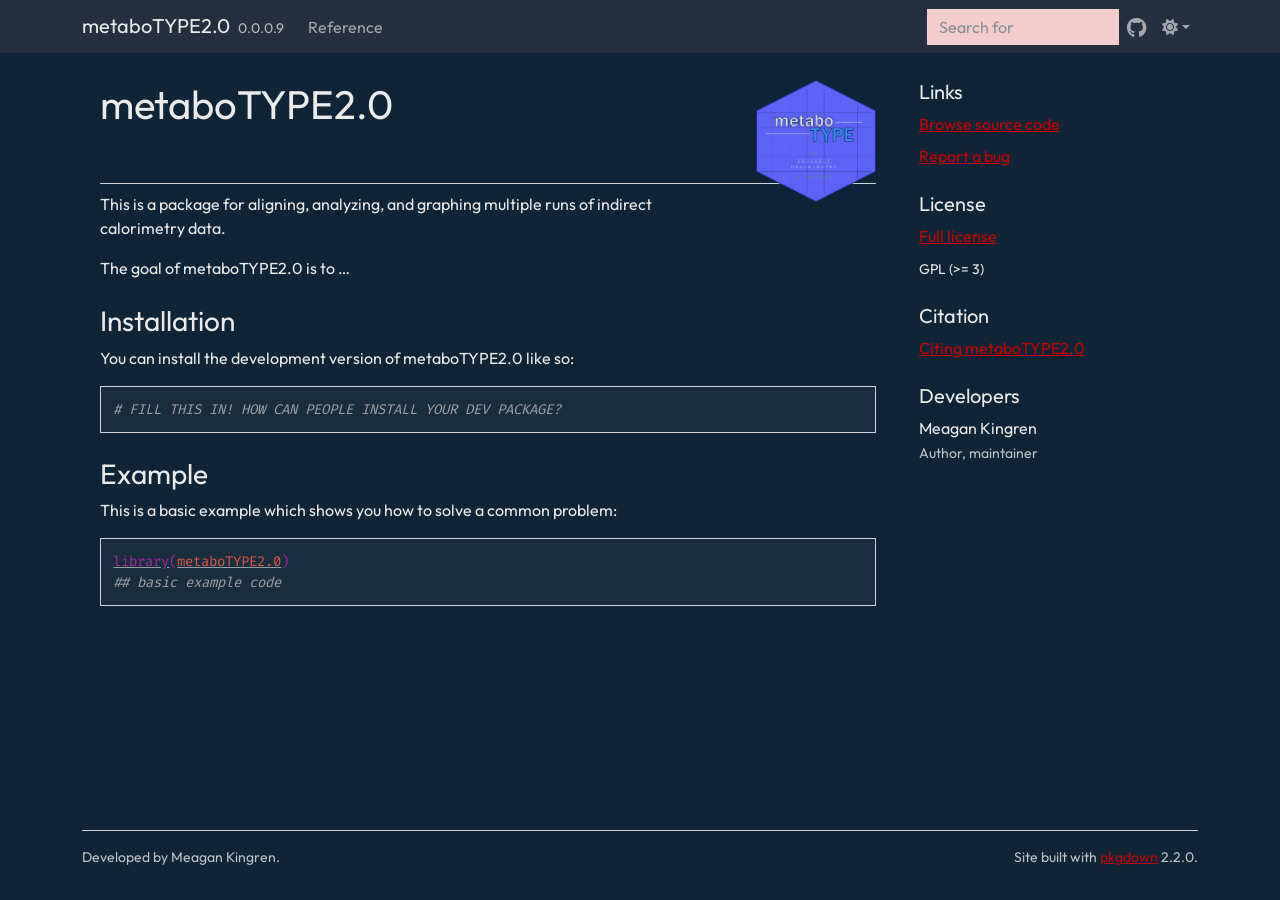
<file: index.html>
<!DOCTYPE html>
<!-- Generated by pkgdown: do not edit by hand --><html lang="en">
<head>
<meta http-equiv="Content-Type" content="text/html; charset=UTF-8">
<meta charset="utf-8">
<meta http-equiv="X-UA-Compatible" content="IE=edge">
<meta name="viewport" content="width=device-width, initial-scale=1, shrink-to-fit=no">
<title>What the Package Does (One Line, Title Case) • metaboTYPE2.0</title>
<!-- favicons --><link rel="icon" type="image/png" sizes="96x96" href="favicon-96x96.png">
<link rel="icon" type="”image/svg+xml”" href="favicon.svg">
<link rel="apple-touch-icon" sizes="180x180" href="apple-touch-icon.png">
<link rel="icon" sizes="any" href="favicon.ico">
<link rel="manifest" href="site.webmanifest">
<script src="lightswitch.js"></script><script src="deps/jquery-3.6.0/jquery-3.6.0.min.js"></script><meta name="viewport" content="width=device-width, initial-scale=1, shrink-to-fit=no">
<link href="deps/bootstrap-5.3.1/bootstrap.min.css" rel="stylesheet">
<script src="deps/bootstrap-5.3.1/bootstrap.bundle.min.js"></script><link href="deps/Outfit-0.4.10/font.css" rel="stylesheet">
<link href="deps/Fira_Code-0.4.10/font.css" rel="stylesheet">
<link href="deps/font-awesome-6.5.2/css/all.min.css" rel="stylesheet">
<link href="deps/font-awesome-6.5.2/css/v4-shims.min.css" rel="stylesheet">
<script src="deps/headroom-0.11.0/headroom.min.js"></script><script src="deps/headroom-0.11.0/jQuery.headroom.min.js"></script><script src="deps/bootstrap-toc-1.0.1/bootstrap-toc.min.js"></script><script src="deps/clipboard.js-2.0.11/clipboard.min.js"></script><script src="deps/search-1.0.0/autocomplete.jquery.min.js"></script><script src="deps/search-1.0.0/fuse.min.js"></script><script src="deps/search-1.0.0/mark.min.js"></script><!-- pkgdown --><script src="pkgdown.js"></script><meta property="og:title" content="What the Package Does (One Line, Title Case)">
<meta name="description" content="What the package does (one paragraph).">
<meta property="og:description" content="What the package does (one paragraph).">
<meta property="og:image" content="https://meagan-kingren.github.io/metaboTYPE2.0/logo.png">
</head>
<body>
    <a href="#main" class="visually-hidden-focusable">Skip to contents</a>


    <nav class="navbar navbar-expand-lg fixed-top " aria-label="Site navigation"><div class="container">

    <a class="navbar-brand me-2" href="index.html">metaboTYPE2.0</a>

    <small class="nav-text text-muted me-auto" data-bs-toggle="tooltip" data-bs-placement="bottom" title="">0.0.0.9</small>


    <button class="navbar-toggler" type="button" data-bs-toggle="collapse" data-bs-target="#navbar" aria-controls="navbar" aria-expanded="false" aria-label="Toggle navigation">
      <span class="navbar-toggler-icon"></span>
    </button>

    <div id="navbar" class="collapse navbar-collapse ms-3">
      <ul class="navbar-nav me-auto">
<li class="nav-item"><a class="nav-link" href="reference/index.html">Reference</a></li>
      </ul>
<ul class="navbar-nav">
<li class="nav-item"><form class="form-inline" role="search">
 <input class="form-control" type="search" name="search-input" id="search-input" autocomplete="off" aria-label="Search site" placeholder="Search for" data-search-index="search.json">
</form></li>
<li class="nav-item"><a class="external-link nav-link" href="https://github.com/Meagan-Kingren/metaboTYPE2.0/" aria-label="GitHub"><span class="fa fab fa-github fa-lg"></span></a></li>
<li class="nav-item dropdown">
  <button class="nav-link dropdown-toggle" type="button" id="dropdown-lightswitch" data-bs-toggle="dropdown" aria-expanded="false" aria-haspopup="true" aria-label="Light switch"><span class="fa fa-sun"></span></button>
  <ul class="dropdown-menu dropdown-menu-end" aria-labelledby="dropdown-lightswitch">
<li><button class="dropdown-item" data-bs-theme-value="light"><span class="fa fa-sun"></span> Light</button></li>
    <li><button class="dropdown-item" data-bs-theme-value="dark"><span class="fa fa-moon"></span> Dark</button></li>
    <li><button class="dropdown-item" data-bs-theme-value="auto"><span class="fa fa-adjust"></span> Auto</button></li>
  </ul>
</li>
      </ul>
</div>


  </div>
</nav><div class="container template-home">
<div class="row">
  <main id="main" class="col-md-9"><div class="section level1">
<div class="page-header">
<img src="logo.png" class="logo" alt=""><h1 id="metabotype20">metaboTYPE2.0<a class="anchor" aria-label="anchor" href="#metabotype20"></a>
</h1>
</div>
<p>This is a package for aligning, analyzing, and graphing multiple runs of indirect calorimetry data.</p>
<!-- badges: start -->
<!-- badges: end -->
<p>The goal of metaboTYPE2.0 is to …</p>
<div class="section level2">
<h2 id="installation">Installation<a class="anchor" aria-label="anchor" href="#installation"></a>
</h2>
<p>You can install the development version of metaboTYPE2.0 like so:</p>
<div class="sourceCode" id="cb1"><pre class="downlit sourceCode r">
<code class="sourceCode R"><span><span class="co"># FILL THIS IN! HOW CAN PEOPLE INSTALL YOUR DEV PACKAGE?</span></span></code></pre></div>
</div>
<div class="section level2">
<h2 id="example">Example<a class="anchor" aria-label="anchor" href="#example"></a>
</h2>
<p>This is a basic example which shows you how to solve a common problem:</p>
<div class="sourceCode" id="cb2"><pre class="downlit sourceCode r">
<code class="sourceCode R"><span><span class="kw"><a href="https://rdrr.io/r/base/library.html" class="external-link">library</a></span><span class="op">(</span><span class="va"><a href="https://github.com/Meagan-Kingren/metaboTYPE2.0" class="external-link">metaboTYPE2.0</a></span><span class="op">)</span></span>
<span><span class="co">## basic example code</span></span></code></pre></div>
</div>
</div>
  </main><aside class="col-md-3"><div class="links">
<h2 data-toc-skip>Links</h2>
<ul class="list-unstyled">
<li><a href="https://github.com/Meagan-Kingren/metaboTYPE2.0/" class="external-link">Browse source code</a></li>
<li><a href="https://github.com/Meagan-Kingren/metaboTYPE2.0/issues" class="external-link">Report a bug</a></li>
</ul>
</div>

<div class="license">
<h2 data-toc-skip>License</h2>
<ul class="list-unstyled">
<li><a href="LICENSE.html">Full license</a></li>
<li><small>GPL (&gt;= 3)</small></li>
</ul>
</div>


<div class="citation">
<h2 data-toc-skip>Citation</h2>
<ul class="list-unstyled">
<li><a href="authors.html#citation">Citing metaboTYPE2.0</a></li>
</ul>
</div>

<div class="developers">
<h2 data-toc-skip>Developers</h2>
<ul class="list-unstyled">
<li>Meagan Kingren <br><small class="roles"> Author, maintainer </small>   </li>
</ul>
</div>



  </aside>
</div>


    <footer><div class="pkgdown-footer-left">
  <p>Developed by Meagan Kingren.</p>
</div>

<div class="pkgdown-footer-right">
  <p>Site built with <a href="https://pkgdown.r-lib.org/" class="external-link">pkgdown</a> 2.2.0.</p>
</div>

    </footer>
</div>





  </body>
</html>
</file>
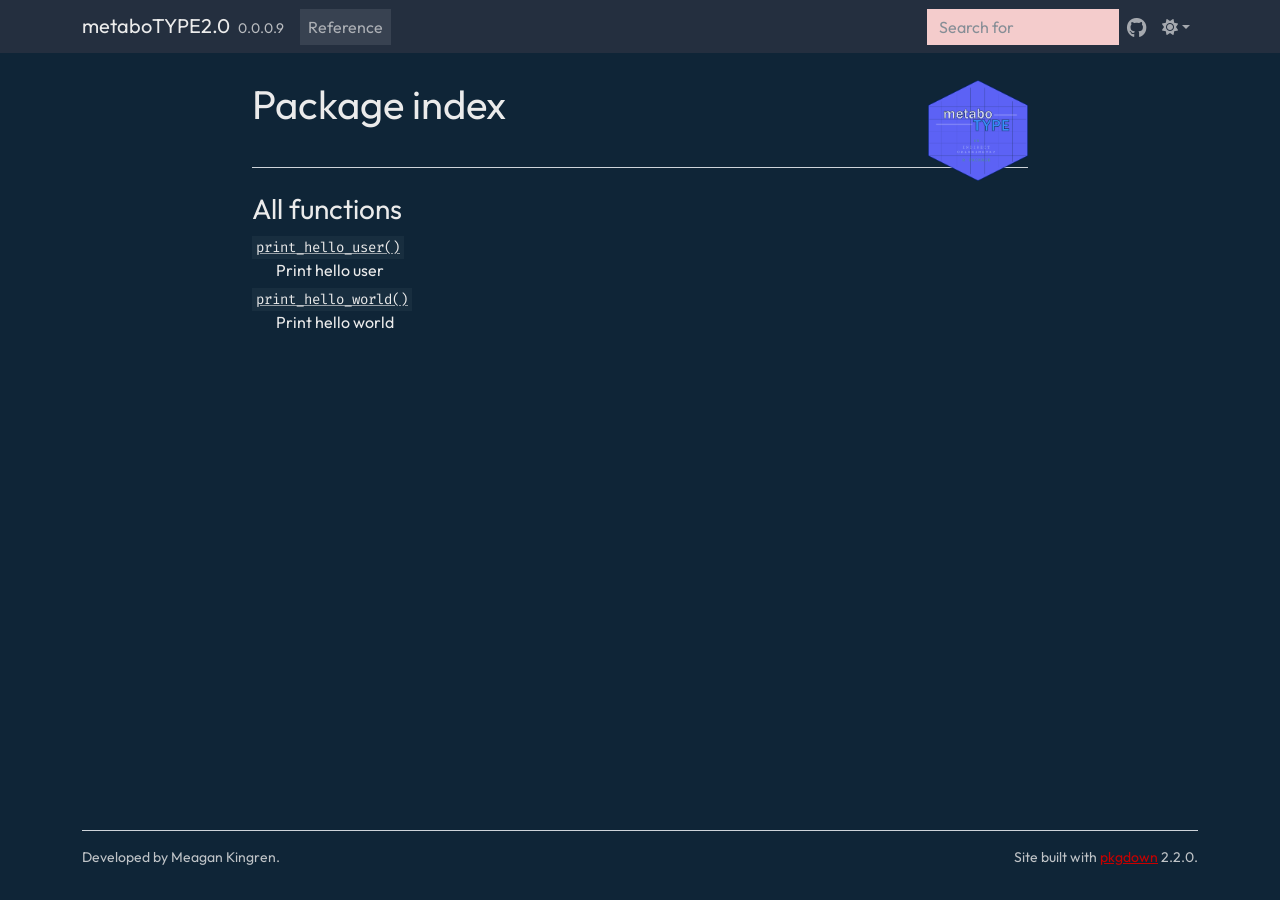
<file: reference/index.html>
<!DOCTYPE html>
<!-- Generated by pkgdown: do not edit by hand --><html lang="en"><head><meta http-equiv="Content-Type" content="text/html; charset=UTF-8"><meta charset="utf-8"><meta http-equiv="X-UA-Compatible" content="IE=edge"><meta name="viewport" content="width=device-width, initial-scale=1, shrink-to-fit=no"><title>Package index • metaboTYPE2.0</title><!-- favicons --><link rel="icon" type="image/png" sizes="96x96" href="../favicon-96x96.png"><link rel="icon" type="”image/svg+xml”" href="../favicon.svg"><link rel="apple-touch-icon" sizes="180x180" href="../apple-touch-icon.png"><link rel="icon" sizes="any" href="../favicon.ico"><link rel="manifest" href="../site.webmanifest"><script src="../lightswitch.js"></script><script src="../deps/jquery-3.6.0/jquery-3.6.0.min.js"></script><meta name="viewport" content="width=device-width, initial-scale=1, shrink-to-fit=no"><link href="../deps/bootstrap-5.3.1/bootstrap.min.css" rel="stylesheet"><script src="../deps/bootstrap-5.3.1/bootstrap.bundle.min.js"></script><link href="../deps/Outfit-0.4.10/font.css" rel="stylesheet"><link href="../deps/Fira_Code-0.4.10/font.css" rel="stylesheet"><link href="../deps/font-awesome-6.5.2/css/all.min.css" rel="stylesheet"><link href="../deps/font-awesome-6.5.2/css/v4-shims.min.css" rel="stylesheet"><script src="../deps/headroom-0.11.0/headroom.min.js"></script><script src="../deps/headroom-0.11.0/jQuery.headroom.min.js"></script><script src="../deps/bootstrap-toc-1.0.1/bootstrap-toc.min.js"></script><script src="../deps/clipboard.js-2.0.11/clipboard.min.js"></script><script src="../deps/search-1.0.0/autocomplete.jquery.min.js"></script><script src="../deps/search-1.0.0/fuse.min.js"></script><script src="../deps/search-1.0.0/mark.min.js"></script><!-- pkgdown --><script src="../pkgdown.js"></script><meta property="og:title" content="Package index"><meta property="og:image" content="https://meagan-kingren.github.io/metaboTYPE2.0/logo.png"></head><body>
    <a href="#main" class="visually-hidden-focusable">Skip to contents</a>


    <nav class="navbar navbar-expand-lg fixed-top " aria-label="Site navigation"><div class="container">

    <a class="navbar-brand me-2" href="../index.html">metaboTYPE2.0</a>

    <small class="nav-text text-muted me-auto" data-bs-toggle="tooltip" data-bs-placement="bottom" title="">0.0.0.9</small>


    <button class="navbar-toggler" type="button" data-bs-toggle="collapse" data-bs-target="#navbar" aria-controls="navbar" aria-expanded="false" aria-label="Toggle navigation">
      <span class="navbar-toggler-icon"></span>
    </button>

    <div id="navbar" class="collapse navbar-collapse ms-3">
      <ul class="navbar-nav me-auto"><li class="active nav-item"><a class="nav-link" href="../reference/index.html">Reference</a></li>
      </ul><ul class="navbar-nav"><li class="nav-item"><form class="form-inline" role="search">
 <input class="form-control" type="search" name="search-input" id="search-input" autocomplete="off" aria-label="Search site" placeholder="Search for" data-search-index="../search.json"></form></li>
<li class="nav-item"><a class="external-link nav-link" href="https://github.com/Meagan-Kingren/metaboTYPE2.0/" aria-label="GitHub"><span class="fa fab fa-github fa-lg"></span></a></li>
<li class="nav-item dropdown">
  <button class="nav-link dropdown-toggle" type="button" id="dropdown-lightswitch" data-bs-toggle="dropdown" aria-expanded="false" aria-haspopup="true" aria-label="Light switch"><span class="fa fa-sun"></span></button>
  <ul class="dropdown-menu dropdown-menu-end" aria-labelledby="dropdown-lightswitch"><li><button class="dropdown-item" data-bs-theme-value="light"><span class="fa fa-sun"></span> Light</button></li>
    <li><button class="dropdown-item" data-bs-theme-value="dark"><span class="fa fa-moon"></span> Dark</button></li>
    <li><button class="dropdown-item" data-bs-theme-value="auto"><span class="fa fa-adjust"></span> Auto</button></li>
  </ul></li>
      </ul></div>


  </div>
</nav><div class="container template-reference-index">
<div class="row">
  <main id="main" class="col-md-9"><div class="page-header">
      <img src="../logo.png" class="logo" alt=""><h1>Package index</h1>
    </div>

    <div class="section level2">
      <h2 id="all-functions">All functions<a class="anchor" aria-label="anchor" href="#all-functions"></a></h2>



      <dl></dl></div><div class="section level2">




      <dl><dt>

          <code><a href="print_hello_user.html">print_hello_user()</a></code>

        </dt>
        <dd>Print hello user</dd>

        <dt>

          <code><a href="print_hello_world.html">print_hello_world()</a></code>

        </dt>
        <dd>Print hello world</dd>
      </dl></div>
  </main></div>


    <footer><div class="pkgdown-footer-left">
  <p>Developed by Meagan Kingren.</p>
</div>

<div class="pkgdown-footer-right">
  <p>Site built with <a href="https://pkgdown.r-lib.org/" class="external-link">pkgdown</a> 2.2.0.</p>
</div>

    </footer></div>





  </body></html>
</file>
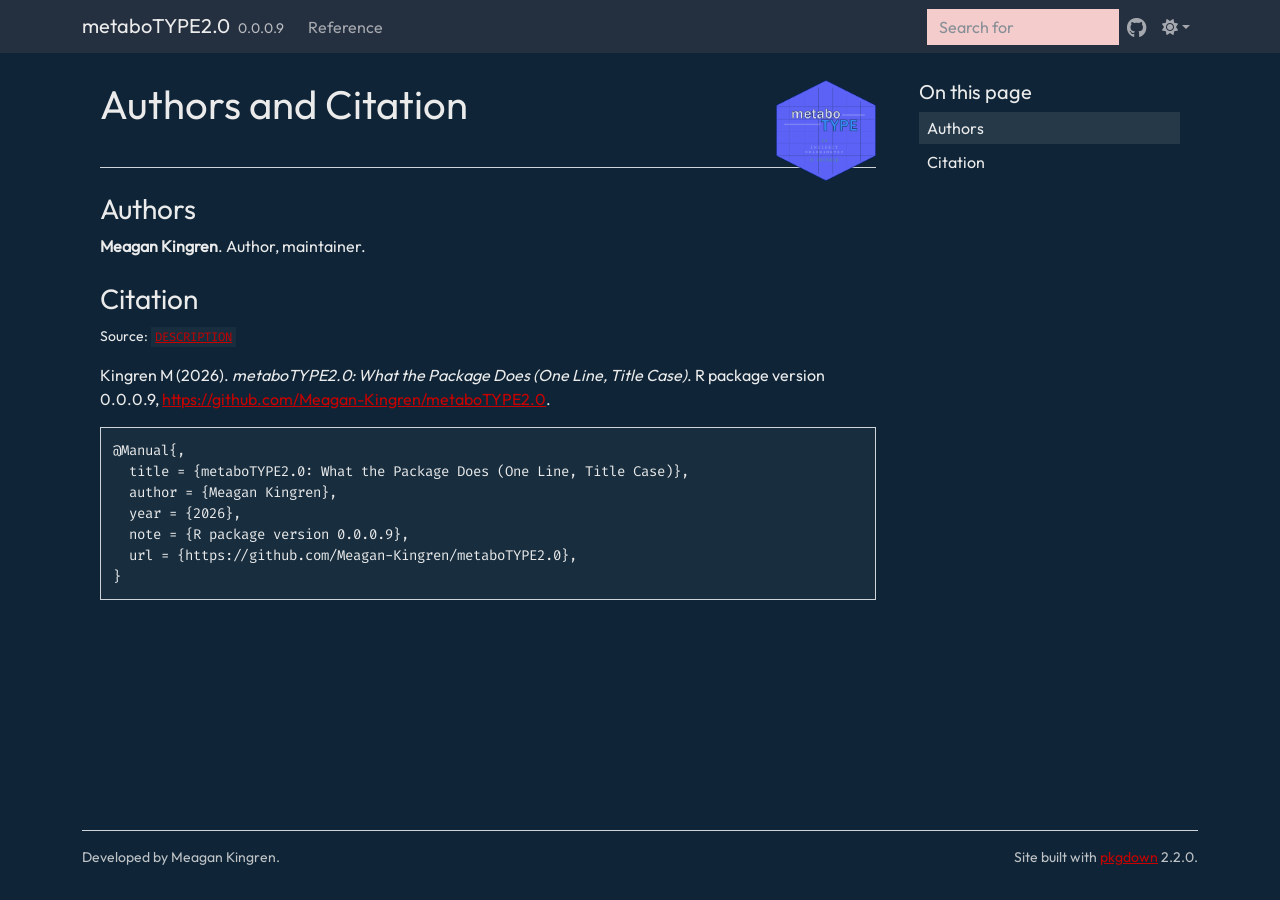
<file: authors.html>
<!DOCTYPE html>
<!-- Generated by pkgdown: do not edit by hand --><html lang="en"><head><meta http-equiv="Content-Type" content="text/html; charset=UTF-8"><meta charset="utf-8"><meta http-equiv="X-UA-Compatible" content="IE=edge"><meta name="viewport" content="width=device-width, initial-scale=1, shrink-to-fit=no"><title>Authors and Citation • metaboTYPE2.0</title><!-- favicons --><link rel="icon" type="image/png" sizes="96x96" href="favicon-96x96.png"><link rel="icon" type="”image/svg+xml”" href="favicon.svg"><link rel="apple-touch-icon" sizes="180x180" href="apple-touch-icon.png"><link rel="icon" sizes="any" href="favicon.ico"><link rel="manifest" href="site.webmanifest"><script src="lightswitch.js"></script><script src="deps/jquery-3.6.0/jquery-3.6.0.min.js"></script><meta name="viewport" content="width=device-width, initial-scale=1, shrink-to-fit=no"><link href="deps/bootstrap-5.3.1/bootstrap.min.css" rel="stylesheet"><script src="deps/bootstrap-5.3.1/bootstrap.bundle.min.js"></script><link href="deps/Outfit-0.4.10/font.css" rel="stylesheet"><link href="deps/Fira_Code-0.4.10/font.css" rel="stylesheet"><link href="deps/font-awesome-6.5.2/css/all.min.css" rel="stylesheet"><link href="deps/font-awesome-6.5.2/css/v4-shims.min.css" rel="stylesheet"><script src="deps/headroom-0.11.0/headroom.min.js"></script><script src="deps/headroom-0.11.0/jQuery.headroom.min.js"></script><script src="deps/bootstrap-toc-1.0.1/bootstrap-toc.min.js"></script><script src="deps/clipboard.js-2.0.11/clipboard.min.js"></script><script src="deps/search-1.0.0/autocomplete.jquery.min.js"></script><script src="deps/search-1.0.0/fuse.min.js"></script><script src="deps/search-1.0.0/mark.min.js"></script><!-- pkgdown --><script src="pkgdown.js"></script><meta property="og:title" content="Authors and Citation"><meta property="og:image" content="https://meagan-kingren.github.io/metaboTYPE2.0/logo.png"></head><body>
    <a href="#main" class="visually-hidden-focusable">Skip to contents</a>


    <nav class="navbar navbar-expand-lg fixed-top " aria-label="Site navigation"><div class="container">

    <a class="navbar-brand me-2" href="index.html">metaboTYPE2.0</a>

    <small class="nav-text text-muted me-auto" data-bs-toggle="tooltip" data-bs-placement="bottom" title="">0.0.0.9</small>


    <button class="navbar-toggler" type="button" data-bs-toggle="collapse" data-bs-target="#navbar" aria-controls="navbar" aria-expanded="false" aria-label="Toggle navigation">
      <span class="navbar-toggler-icon"></span>
    </button>

    <div id="navbar" class="collapse navbar-collapse ms-3">
      <ul class="navbar-nav me-auto"><li class="nav-item"><a class="nav-link" href="reference/index.html">Reference</a></li>
      </ul><ul class="navbar-nav"><li class="nav-item"><form class="form-inline" role="search">
 <input class="form-control" type="search" name="search-input" id="search-input" autocomplete="off" aria-label="Search site" placeholder="Search for" data-search-index="search.json"></form></li>
<li class="nav-item"><a class="external-link nav-link" href="https://github.com/Meagan-Kingren/metaboTYPE2.0/" aria-label="GitHub"><span class="fa fab fa-github fa-lg"></span></a></li>
<li class="nav-item dropdown">
  <button class="nav-link dropdown-toggle" type="button" id="dropdown-lightswitch" data-bs-toggle="dropdown" aria-expanded="false" aria-haspopup="true" aria-label="Light switch"><span class="fa fa-sun"></span></button>
  <ul class="dropdown-menu dropdown-menu-end" aria-labelledby="dropdown-lightswitch"><li><button class="dropdown-item" data-bs-theme-value="light"><span class="fa fa-sun"></span> Light</button></li>
    <li><button class="dropdown-item" data-bs-theme-value="dark"><span class="fa fa-moon"></span> Dark</button></li>
    <li><button class="dropdown-item" data-bs-theme-value="auto"><span class="fa fa-adjust"></span> Auto</button></li>
  </ul></li>
      </ul></div>


  </div>
</nav><div class="container template-citation-authors">
<div class="row">
  <main id="main" class="col-md-9"><div class="page-header">
      <img src="logo.png" class="logo" alt=""><h1>Authors and Citation</h1>
    </div>

    <div class="section level2">
      <h2>Authors</h2>

      <ul class="list-unstyled"><li>
          <p><strong>Meagan Kingren</strong>. Author, maintainer.
          </p>
        </li>
      </ul></div>

    <div class="section level2">
      <h2 id="citation">Citation</h2>
      <p><small class="dont-index">Source: <a href="https://github.com/Meagan-Kingren/metaboTYPE2.0/blob/main/DESCRIPTION" class="external-link"><code>DESCRIPTION</code></a></small></p>

      <p>Kingren M (2026).
<em>metaboTYPE2.0: What the Package Does (One Line, Title Case)</em>.
R package version 0.0.0.9, <a href="https://github.com/Meagan-Kingren/metaboTYPE2.0" class="external-link">https://github.com/Meagan-Kingren/metaboTYPE2.0</a>.
</p>
      <pre>@Manual{,
  title = {metaboTYPE2.0: What the Package Does (One Line, Title Case)},
  author = {Meagan Kingren},
  year = {2026},
  note = {R package version 0.0.0.9},
  url = {https://github.com/Meagan-Kingren/metaboTYPE2.0},
}</pre>
    </div>

  </main><aside class="col-md-3"><nav id="toc" aria-label="Table of contents"><h2>On this page</h2>
    </nav></aside></div>


    <footer><div class="pkgdown-footer-left">
  <p>Developed by Meagan Kingren.</p>
</div>

<div class="pkgdown-footer-right">
  <p>Site built with <a href="https://pkgdown.r-lib.org/" class="external-link">pkgdown</a> 2.2.0.</p>
</div>

    </footer></div>





  </body></html>
</file>
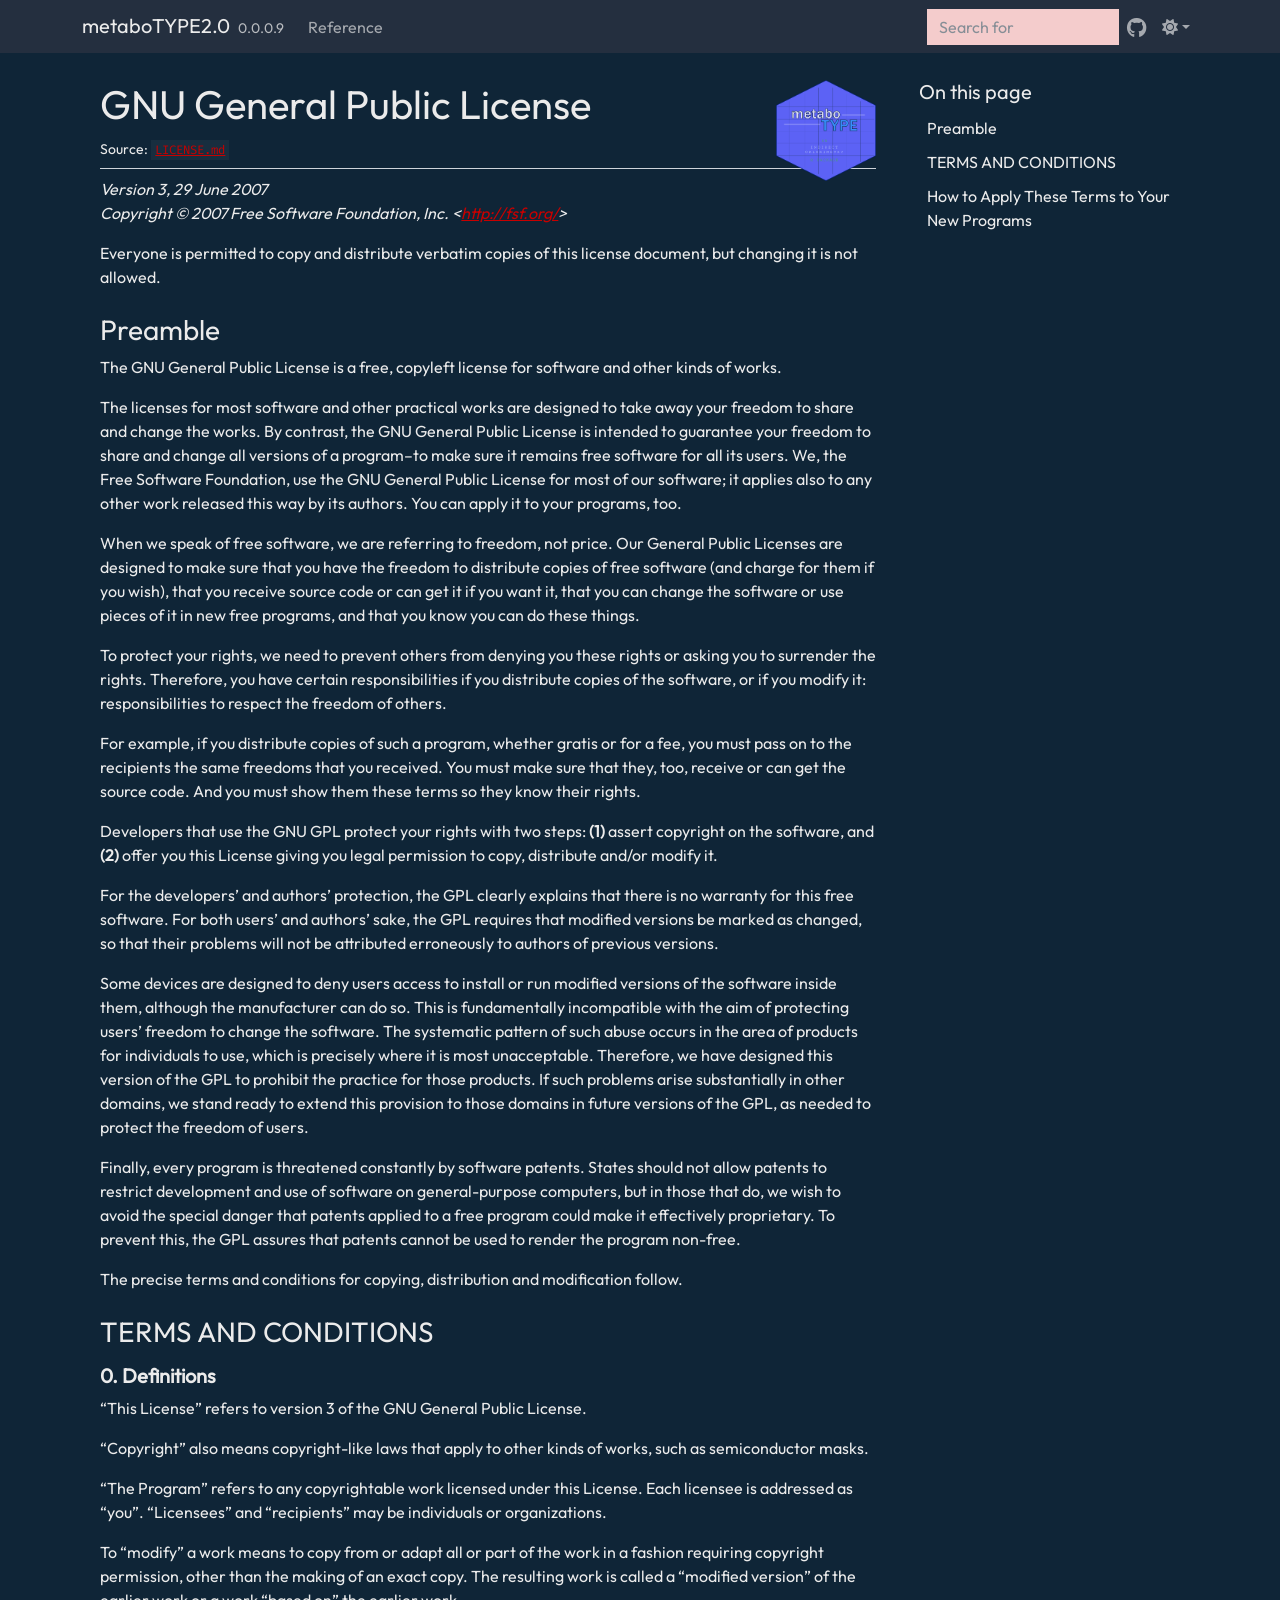
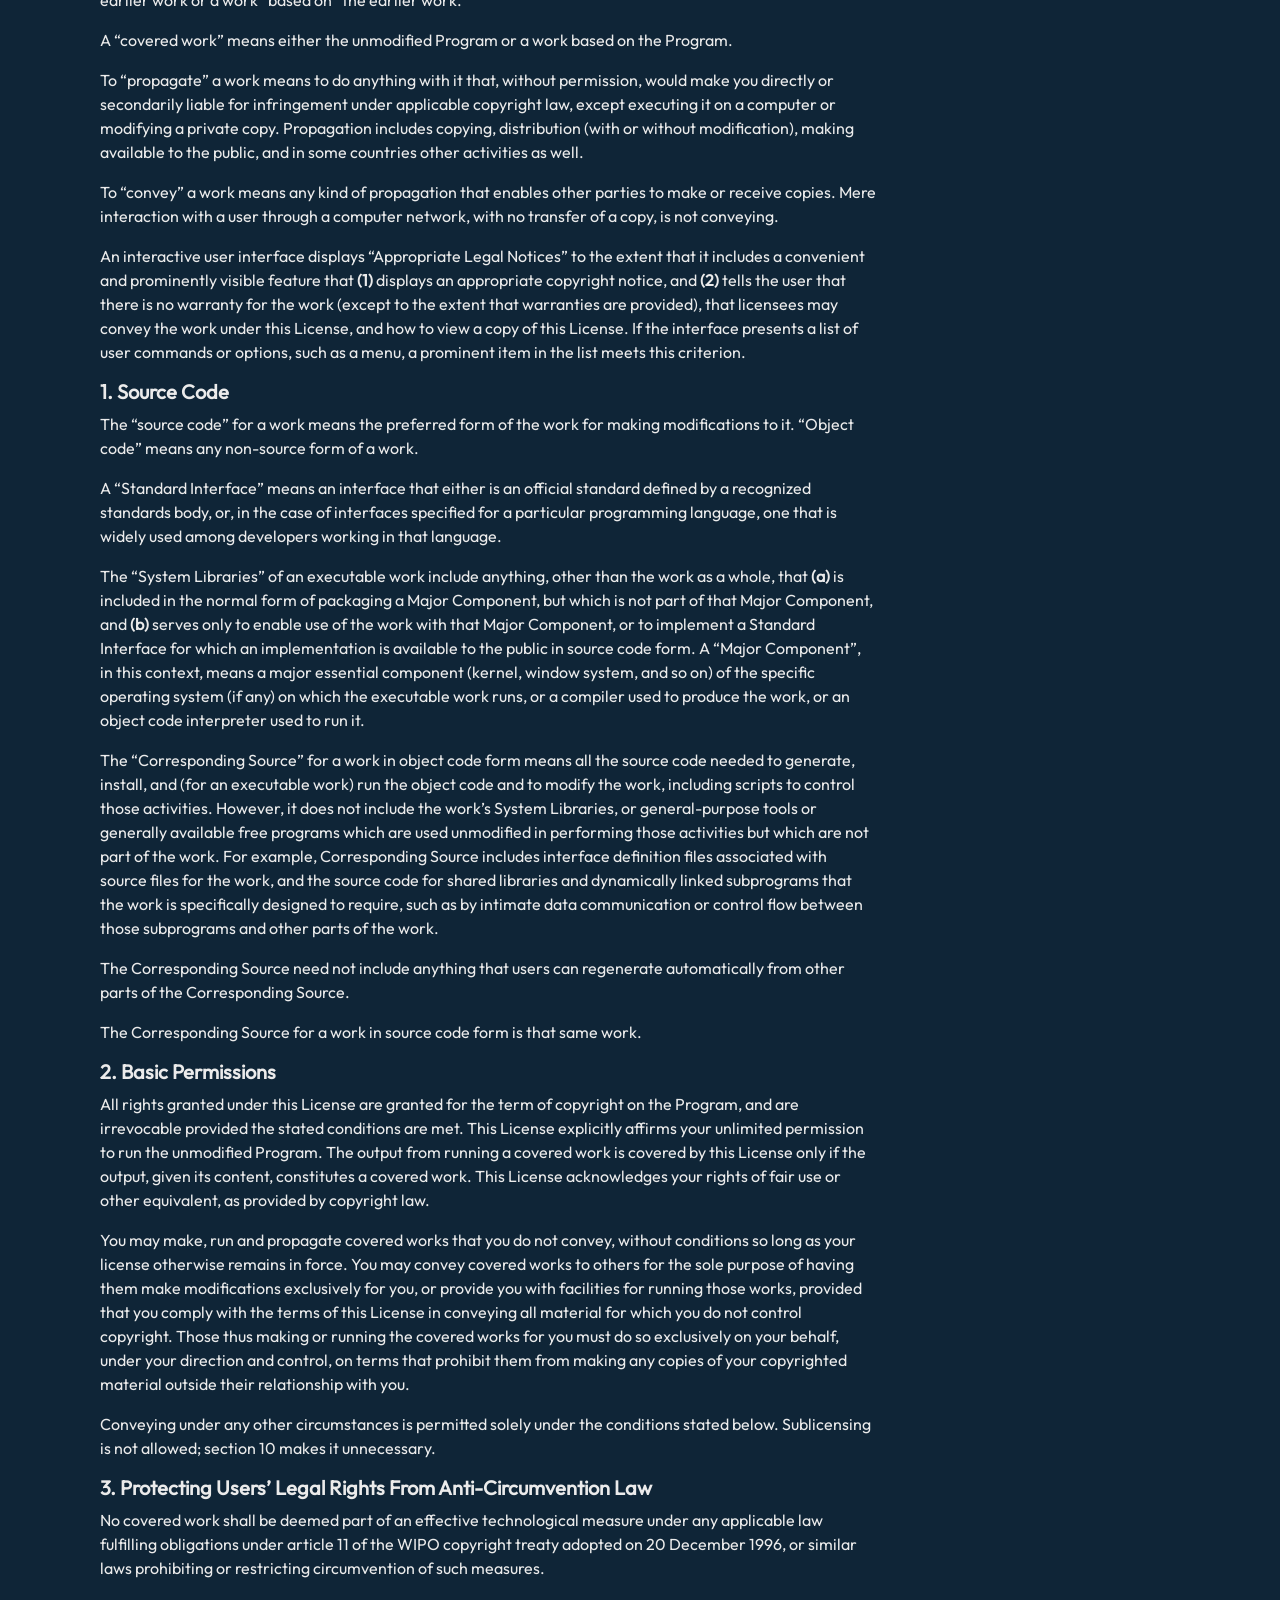
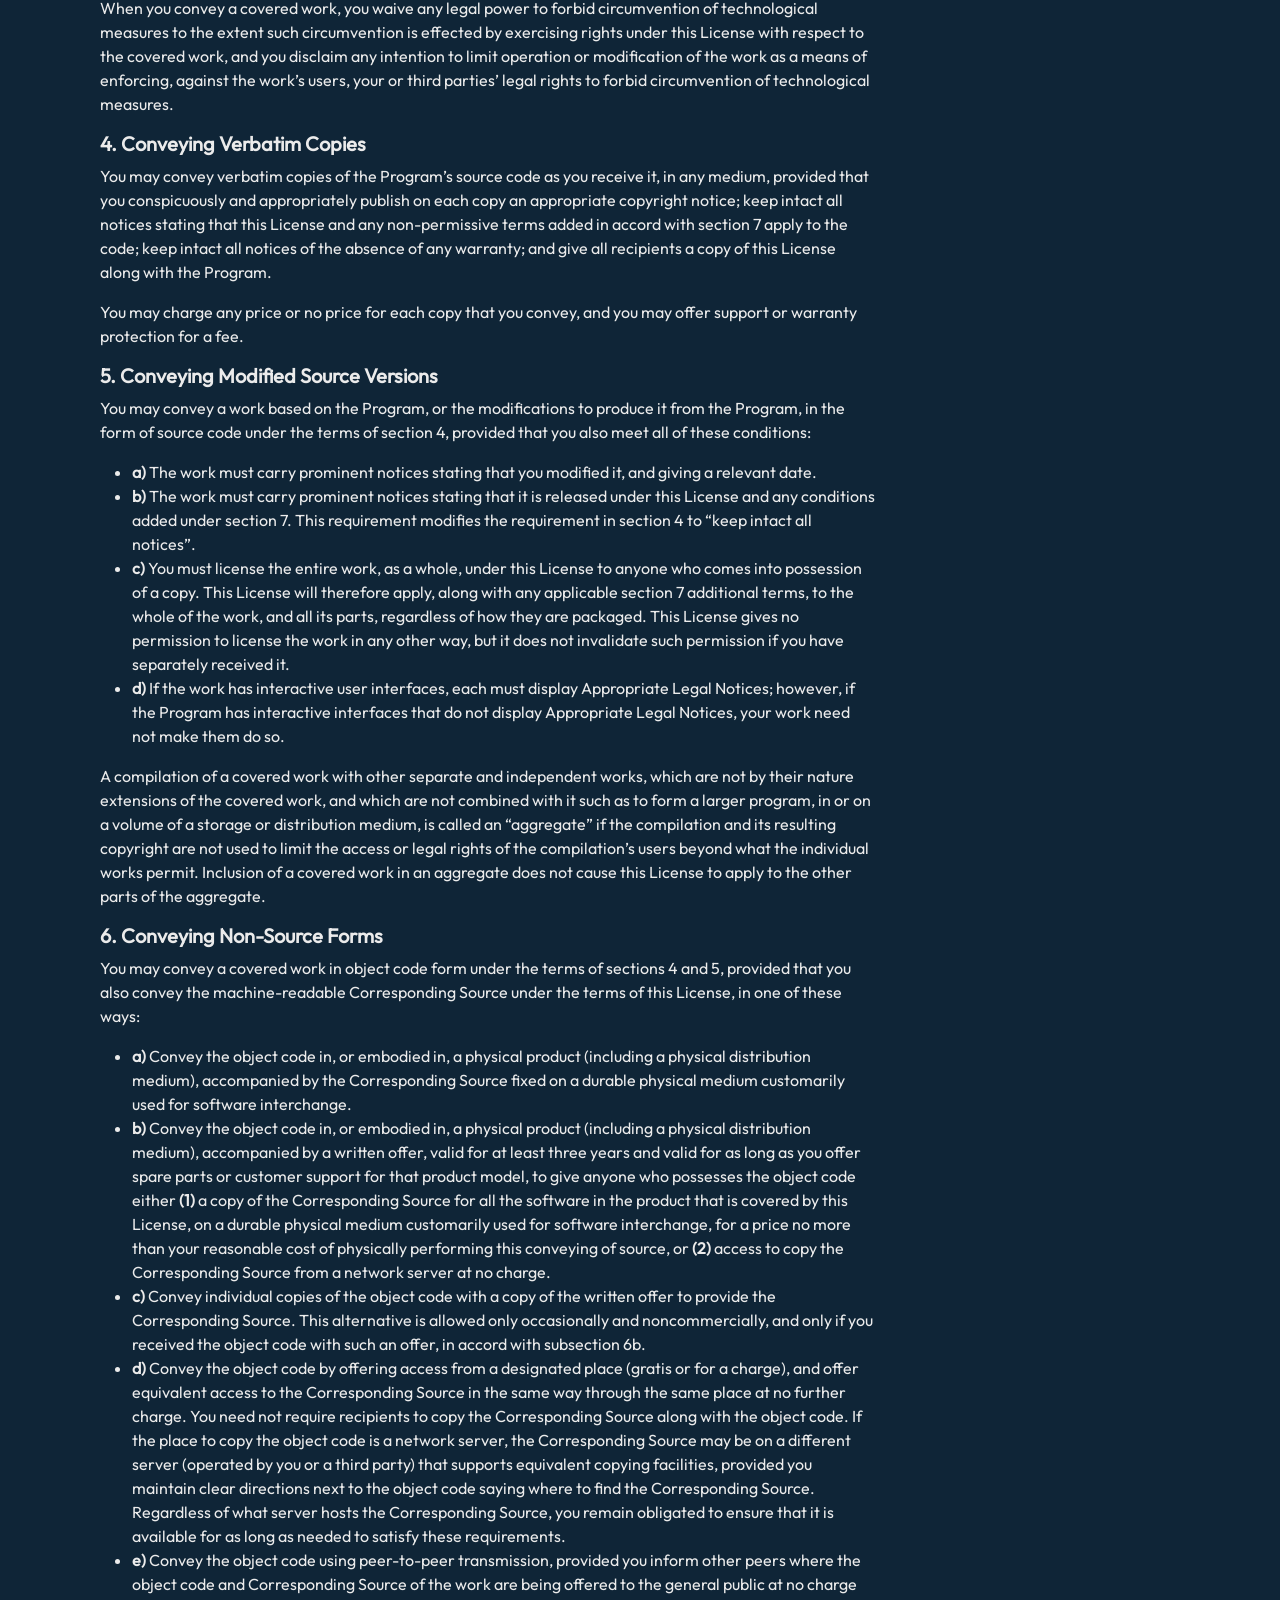
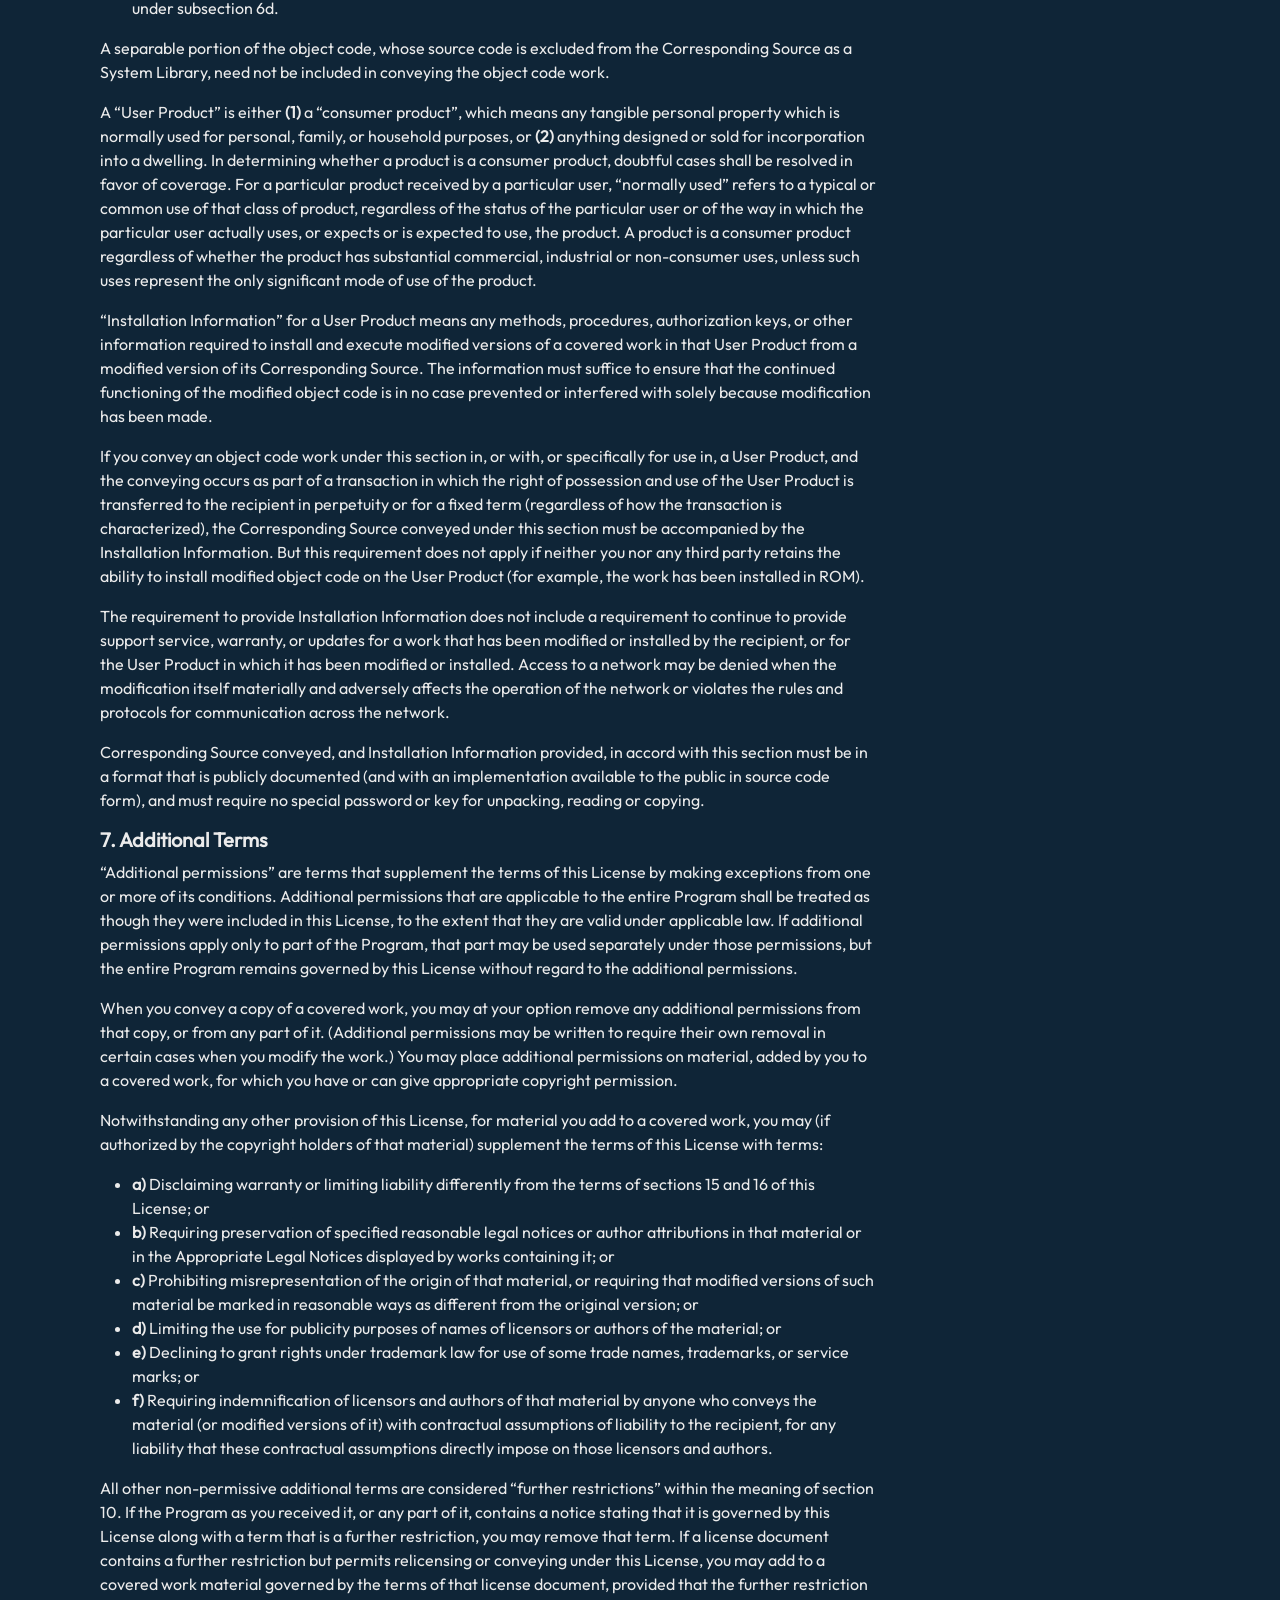
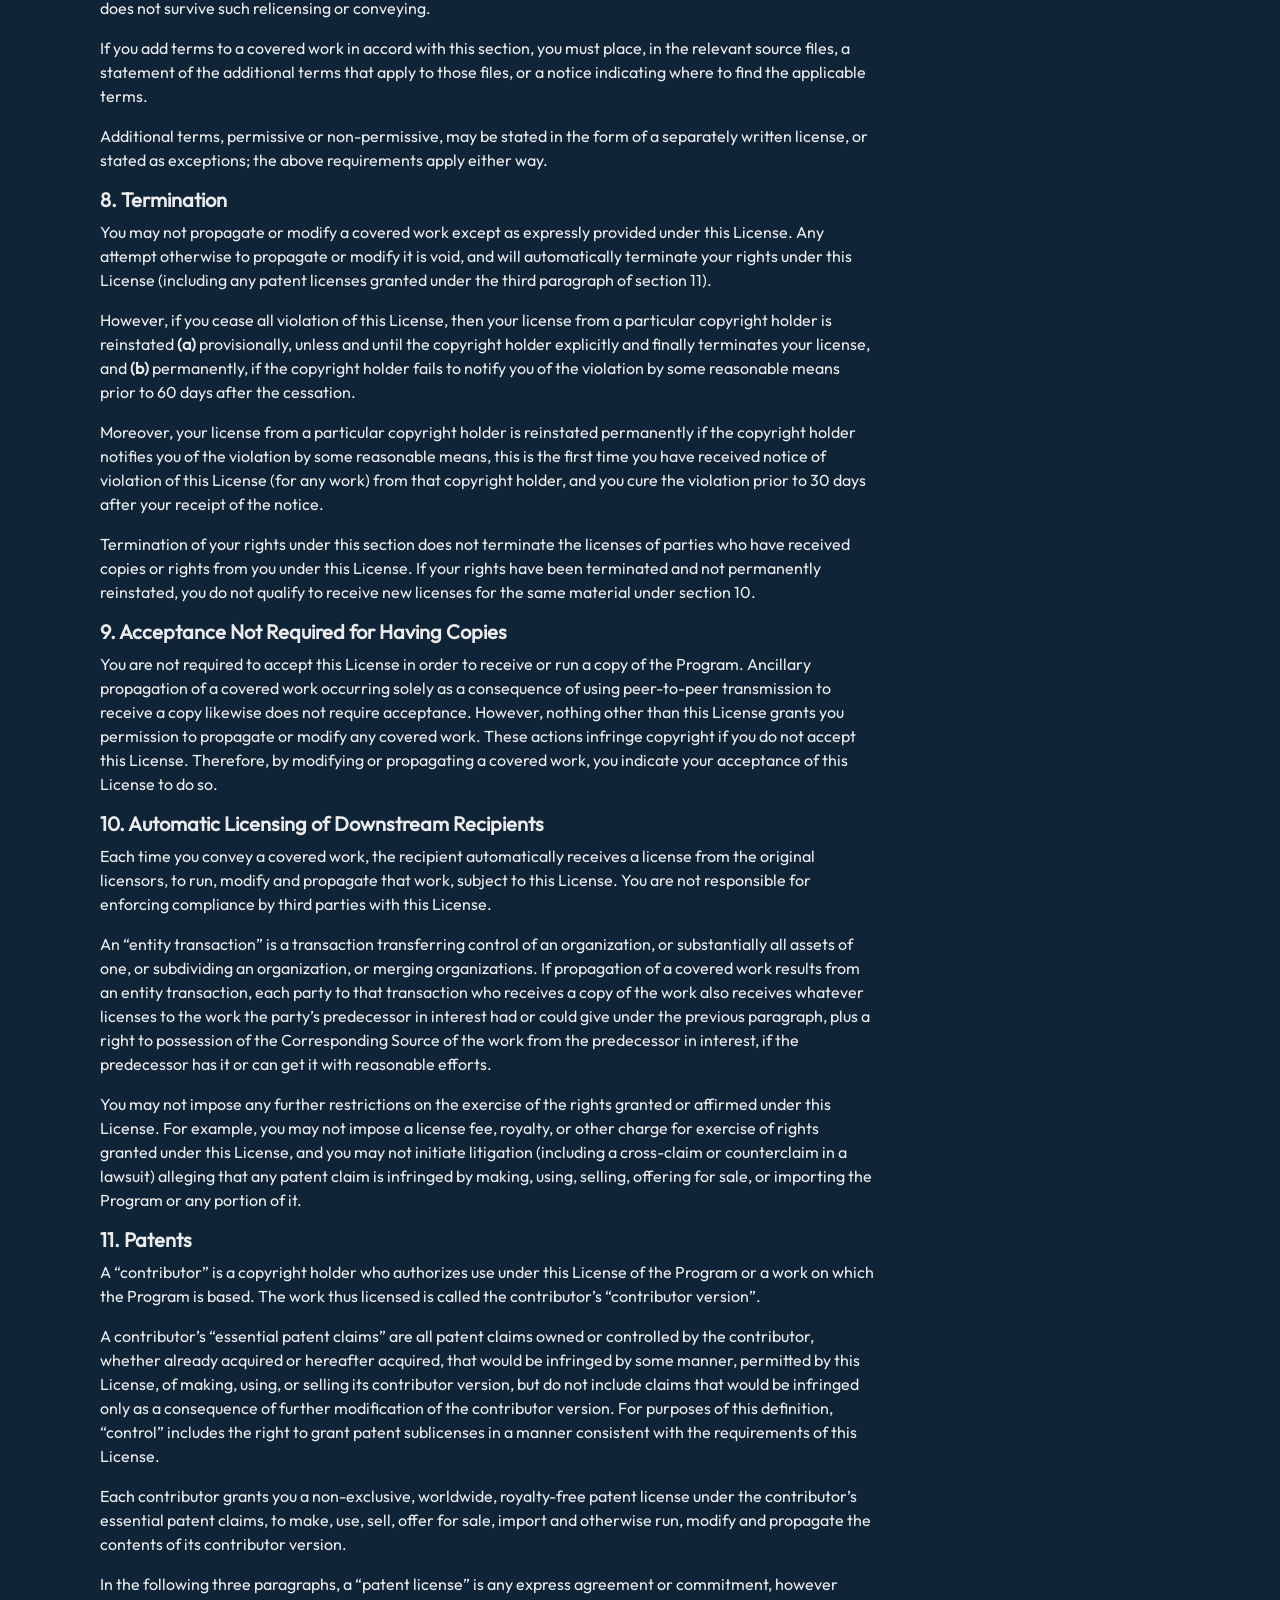
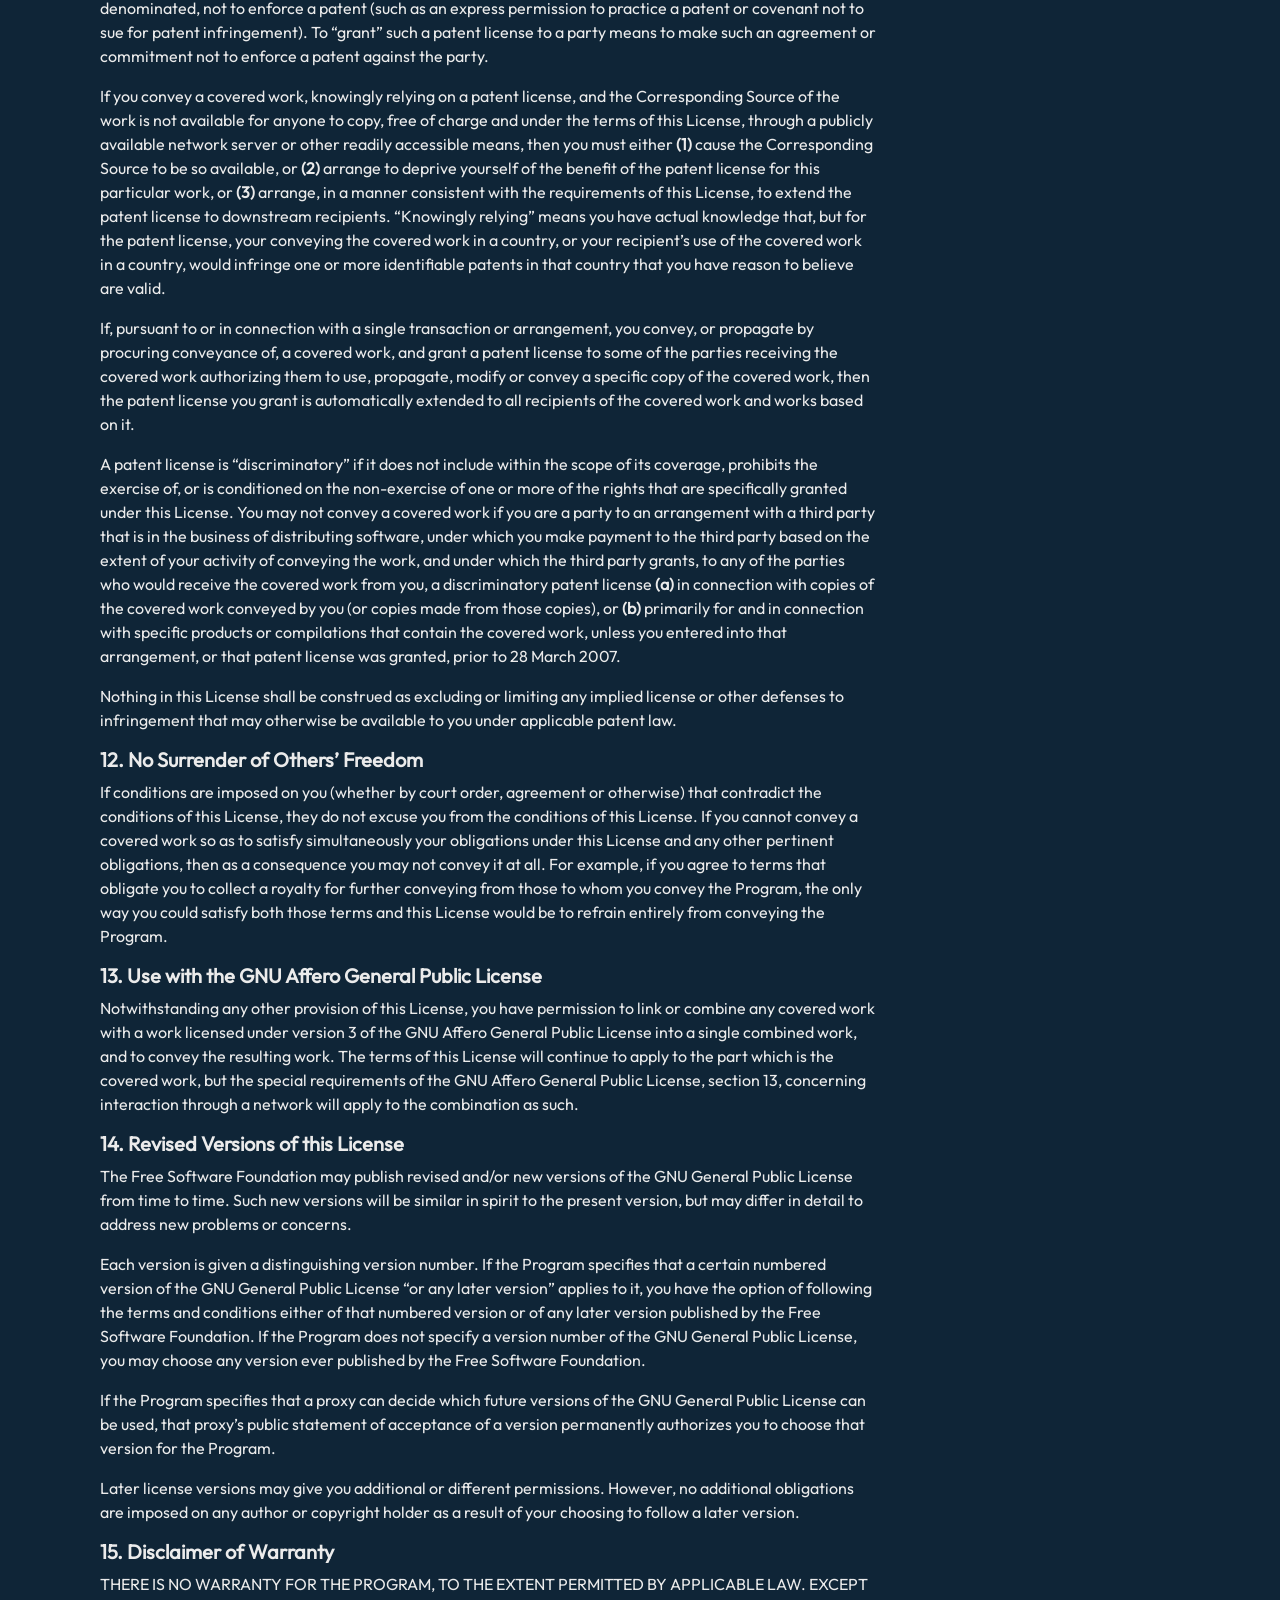
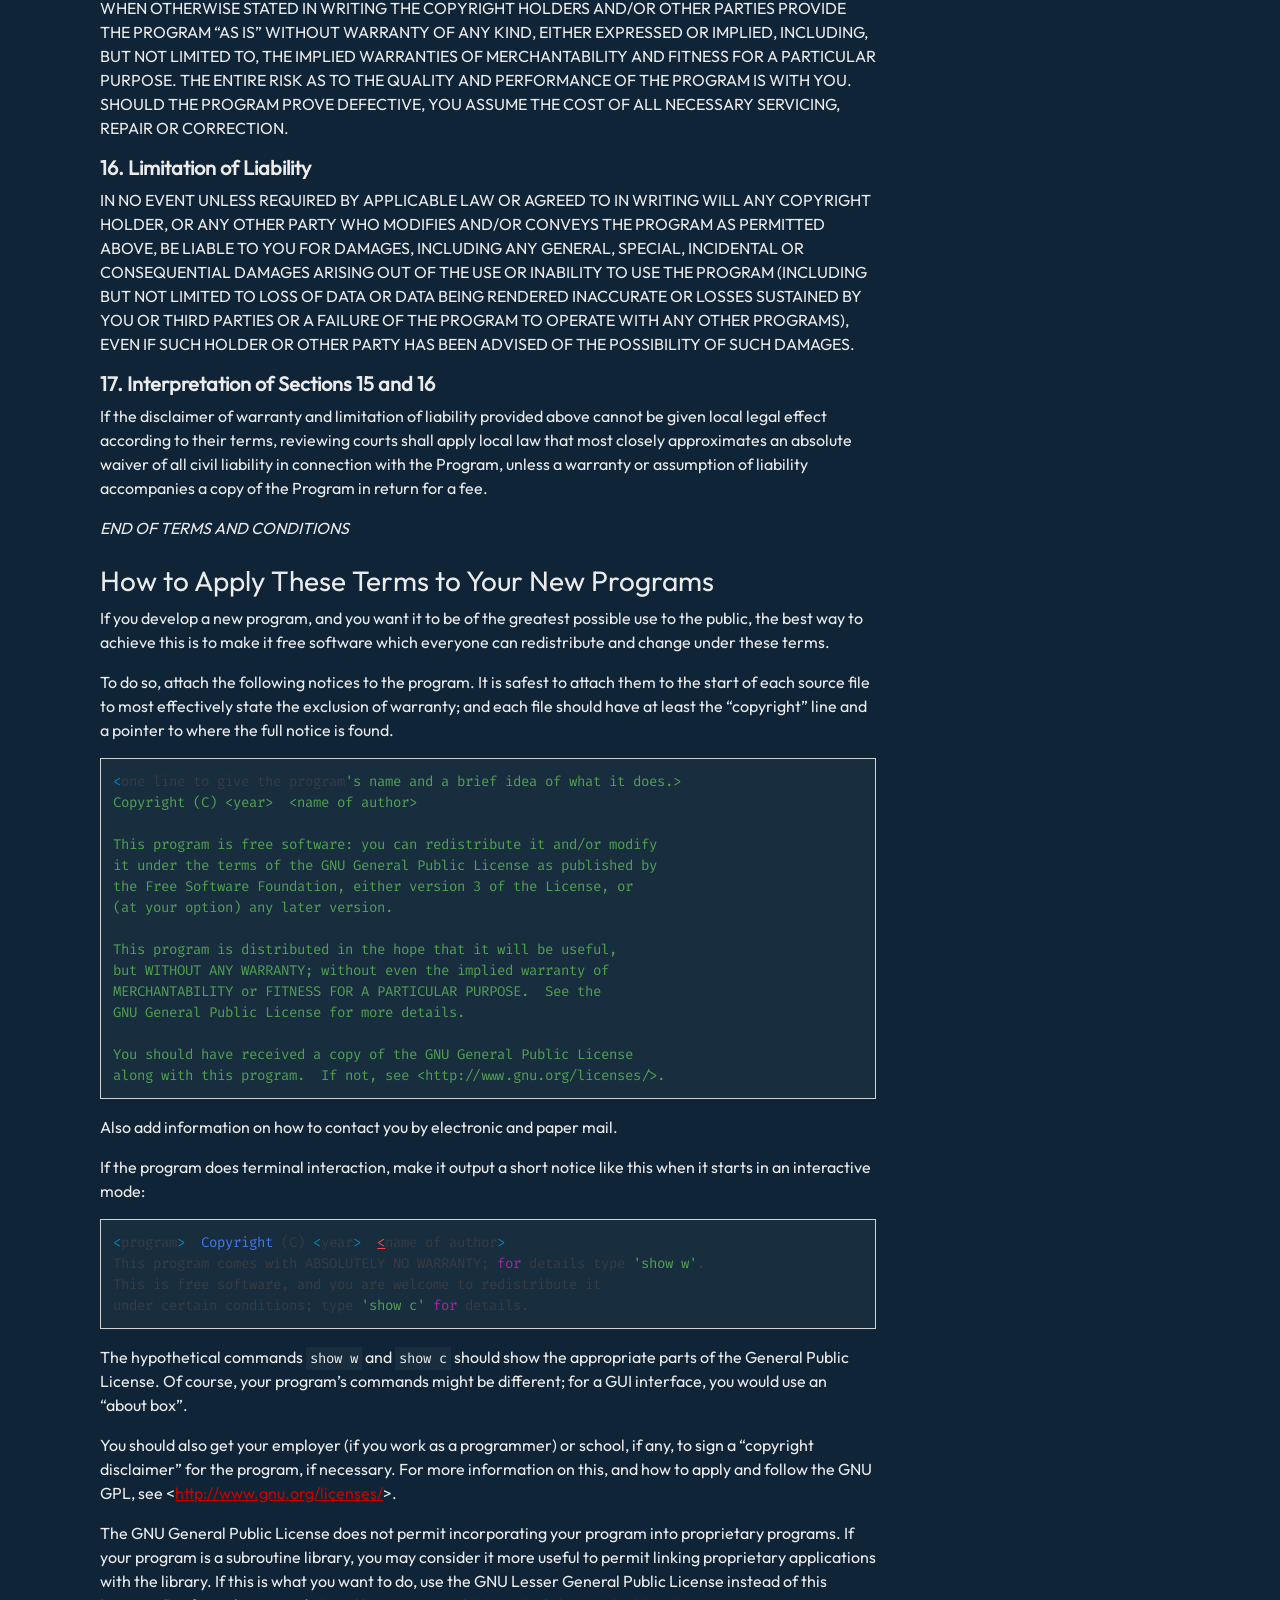
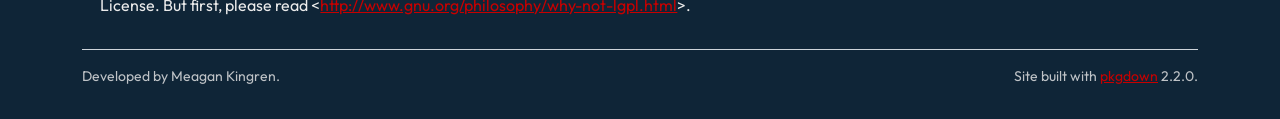
<file: LICENSE.html>
<!DOCTYPE html>
<!-- Generated by pkgdown: do not edit by hand --><html lang="en"><head><meta http-equiv="Content-Type" content="text/html; charset=UTF-8"><meta charset="utf-8"><meta http-equiv="X-UA-Compatible" content="IE=edge"><meta name="viewport" content="width=device-width, initial-scale=1, shrink-to-fit=no"><title>GNU General Public License • metaboTYPE2.0</title><!-- favicons --><link rel="icon" type="image/png" sizes="96x96" href="favicon-96x96.png"><link rel="icon" type="”image/svg+xml”" href="favicon.svg"><link rel="apple-touch-icon" sizes="180x180" href="apple-touch-icon.png"><link rel="icon" sizes="any" href="favicon.ico"><link rel="manifest" href="site.webmanifest"><script src="lightswitch.js"></script><script src="deps/jquery-3.6.0/jquery-3.6.0.min.js"></script><meta name="viewport" content="width=device-width, initial-scale=1, shrink-to-fit=no"><link href="deps/bootstrap-5.3.1/bootstrap.min.css" rel="stylesheet"><script src="deps/bootstrap-5.3.1/bootstrap.bundle.min.js"></script><link href="deps/Outfit-0.4.10/font.css" rel="stylesheet"><link href="deps/Fira_Code-0.4.10/font.css" rel="stylesheet"><link href="deps/font-awesome-6.5.2/css/all.min.css" rel="stylesheet"><link href="deps/font-awesome-6.5.2/css/v4-shims.min.css" rel="stylesheet"><script src="deps/headroom-0.11.0/headroom.min.js"></script><script src="deps/headroom-0.11.0/jQuery.headroom.min.js"></script><script src="deps/bootstrap-toc-1.0.1/bootstrap-toc.min.js"></script><script src="deps/clipboard.js-2.0.11/clipboard.min.js"></script><script src="deps/search-1.0.0/autocomplete.jquery.min.js"></script><script src="deps/search-1.0.0/fuse.min.js"></script><script src="deps/search-1.0.0/mark.min.js"></script><!-- pkgdown --><script src="pkgdown.js"></script><meta property="og:title" content="GNU General Public License"><meta property="og:image" content="https://meagan-kingren.github.io/metaboTYPE2.0/logo.png"></head><body>
    <a href="#main" class="visually-hidden-focusable">Skip to contents</a>


    <nav class="navbar navbar-expand-lg fixed-top " aria-label="Site navigation"><div class="container">

    <a class="navbar-brand me-2" href="index.html">metaboTYPE2.0</a>

    <small class="nav-text text-muted me-auto" data-bs-toggle="tooltip" data-bs-placement="bottom" title="">0.0.0.9</small>


    <button class="navbar-toggler" type="button" data-bs-toggle="collapse" data-bs-target="#navbar" aria-controls="navbar" aria-expanded="false" aria-label="Toggle navigation">
      <span class="navbar-toggler-icon"></span>
    </button>

    <div id="navbar" class="collapse navbar-collapse ms-3">
      <ul class="navbar-nav me-auto"><li class="nav-item"><a class="nav-link" href="reference/index.html">Reference</a></li>
      </ul><ul class="navbar-nav"><li class="nav-item"><form class="form-inline" role="search">
 <input class="form-control" type="search" name="search-input" id="search-input" autocomplete="off" aria-label="Search site" placeholder="Search for" data-search-index="search.json"></form></li>
<li class="nav-item"><a class="external-link nav-link" href="https://github.com/Meagan-Kingren/metaboTYPE2.0/" aria-label="GitHub"><span class="fa fab fa-github fa-lg"></span></a></li>
<li class="nav-item dropdown">
  <button class="nav-link dropdown-toggle" type="button" id="dropdown-lightswitch" data-bs-toggle="dropdown" aria-expanded="false" aria-haspopup="true" aria-label="Light switch"><span class="fa fa-sun"></span></button>
  <ul class="dropdown-menu dropdown-menu-end" aria-labelledby="dropdown-lightswitch"><li><button class="dropdown-item" data-bs-theme-value="light"><span class="fa fa-sun"></span> Light</button></li>
    <li><button class="dropdown-item" data-bs-theme-value="dark"><span class="fa fa-moon"></span> Dark</button></li>
    <li><button class="dropdown-item" data-bs-theme-value="auto"><span class="fa fa-adjust"></span> Auto</button></li>
  </ul></li>
      </ul></div>


  </div>
</nav><div class="container template-title-body">
<div class="row">
  <main id="main" class="col-md-9"><div class="page-header">
      <img src="logo.png" class="logo" alt=""><h1>GNU General Public License</h1>
      <small class="dont-index">Source: <a href="https://github.com/Meagan-Kingren/metaboTYPE2.0/blob/main/LICENSE.md" class="external-link"><code>LICENSE.md</code></a></small>
    </div>

<div id="gnu-general-public-license" class="section level1">

<p><em>Version 3, 29 June 2007</em><br><em>Copyright © 2007 Free Software Foundation, Inc. &lt;<a href="http://fsf.org/" class="external-link uri">http://fsf.org/</a>&gt;</em></p>
<p>Everyone is permitted to copy and distribute verbatim copies of this license document, but changing it is not allowed.</p>
<div class="section level2">
<h2 id="preamble">Preamble<a class="anchor" aria-label="anchor" href="#preamble"></a></h2>
<p>The GNU General Public License is a free, copyleft license for software and other kinds of works.</p>
<p>The licenses for most software and other practical works are designed to take away your freedom to share and change the works. By contrast, the GNU General Public License is intended to guarantee your freedom to share and change all versions of a program–to make sure it remains free software for all its users. We, the Free Software Foundation, use the GNU General Public License for most of our software; it applies also to any other work released this way by its authors. You can apply it to your programs, too.</p>
<p>When we speak of free software, we are referring to freedom, not price. Our General Public Licenses are designed to make sure that you have the freedom to distribute copies of free software (and charge for them if you wish), that you receive source code or can get it if you want it, that you can change the software or use pieces of it in new free programs, and that you know you can do these things.</p>
<p>To protect your rights, we need to prevent others from denying you these rights or asking you to surrender the rights. Therefore, you have certain responsibilities if you distribute copies of the software, or if you modify it: responsibilities to respect the freedom of others.</p>
<p>For example, if you distribute copies of such a program, whether gratis or for a fee, you must pass on to the recipients the same freedoms that you received. You must make sure that they, too, receive or can get the source code. And you must show them these terms so they know their rights.</p>
<p>Developers that use the GNU GPL protect your rights with two steps: <strong>(1)</strong> assert copyright on the software, and <strong>(2)</strong> offer you this License giving you legal permission to copy, distribute and/or modify it.</p>
<p>For the developers’ and authors’ protection, the GPL clearly explains that there is no warranty for this free software. For both users’ and authors’ sake, the GPL requires that modified versions be marked as changed, so that their problems will not be attributed erroneously to authors of previous versions.</p>
<p>Some devices are designed to deny users access to install or run modified versions of the software inside them, although the manufacturer can do so. This is fundamentally incompatible with the aim of protecting users’ freedom to change the software. The systematic pattern of such abuse occurs in the area of products for individuals to use, which is precisely where it is most unacceptable. Therefore, we have designed this version of the GPL to prohibit the practice for those products. If such problems arise substantially in other domains, we stand ready to extend this provision to those domains in future versions of the GPL, as needed to protect the freedom of users.</p>
<p>Finally, every program is threatened constantly by software patents. States should not allow patents to restrict development and use of software on general-purpose computers, but in those that do, we wish to avoid the special danger that patents applied to a free program could make it effectively proprietary. To prevent this, the GPL assures that patents cannot be used to render the program non-free.</p>
<p>The precise terms and conditions for copying, distribution and modification follow.</p>
</div>
<div class="section level2">
<h2 id="terms-and-conditions">TERMS AND CONDITIONS<a class="anchor" aria-label="anchor" href="#terms-and-conditions"></a></h2>
<div class="section level3">
<h3 id="id_0-definitions">0. Definitions<a class="anchor" aria-label="anchor" href="#id_0-definitions"></a></h3>
<p>“This License” refers to version 3 of the GNU General Public License.</p>
<p>“Copyright” also means copyright-like laws that apply to other kinds of works, such as semiconductor masks.</p>
<p>“The Program” refers to any copyrightable work licensed under this License. Each licensee is addressed as “you”. “Licensees” and “recipients” may be individuals or organizations.</p>
<p>To “modify” a work means to copy from or adapt all or part of the work in a fashion requiring copyright permission, other than the making of an exact copy. The resulting work is called a “modified version” of the earlier work or a work “based on” the earlier work.</p>
<p>A “covered work” means either the unmodified Program or a work based on the Program.</p>
<p>To “propagate” a work means to do anything with it that, without permission, would make you directly or secondarily liable for infringement under applicable copyright law, except executing it on a computer or modifying a private copy. Propagation includes copying, distribution (with or without modification), making available to the public, and in some countries other activities as well.</p>
<p>To “convey” a work means any kind of propagation that enables other parties to make or receive copies. Mere interaction with a user through a computer network, with no transfer of a copy, is not conveying.</p>
<p>An interactive user interface displays “Appropriate Legal Notices” to the extent that it includes a convenient and prominently visible feature that <strong>(1)</strong> displays an appropriate copyright notice, and <strong>(2)</strong> tells the user that there is no warranty for the work (except to the extent that warranties are provided), that licensees may convey the work under this License, and how to view a copy of this License. If the interface presents a list of user commands or options, such as a menu, a prominent item in the list meets this criterion.</p>
</div>
<div class="section level3">
<h3 id="id_1-source-code">1. Source Code<a class="anchor" aria-label="anchor" href="#id_1-source-code"></a></h3>
<p>The “source code” for a work means the preferred form of the work for making modifications to it. “Object code” means any non-source form of a work.</p>
<p>A “Standard Interface” means an interface that either is an official standard defined by a recognized standards body, or, in the case of interfaces specified for a particular programming language, one that is widely used among developers working in that language.</p>
<p>The “System Libraries” of an executable work include anything, other than the work as a whole, that <strong>(a)</strong> is included in the normal form of packaging a Major Component, but which is not part of that Major Component, and <strong>(b)</strong> serves only to enable use of the work with that Major Component, or to implement a Standard Interface for which an implementation is available to the public in source code form. A “Major Component”, in this context, means a major essential component (kernel, window system, and so on) of the specific operating system (if any) on which the executable work runs, or a compiler used to produce the work, or an object code interpreter used to run it.</p>
<p>The “Corresponding Source” for a work in object code form means all the source code needed to generate, install, and (for an executable work) run the object code and to modify the work, including scripts to control those activities. However, it does not include the work’s System Libraries, or general-purpose tools or generally available free programs which are used unmodified in performing those activities but which are not part of the work. For example, Corresponding Source includes interface definition files associated with source files for the work, and the source code for shared libraries and dynamically linked subprograms that the work is specifically designed to require, such as by intimate data communication or control flow between those subprograms and other parts of the work.</p>
<p>The Corresponding Source need not include anything that users can regenerate automatically from other parts of the Corresponding Source.</p>
<p>The Corresponding Source for a work in source code form is that same work.</p>
</div>
<div class="section level3">
<h3 id="id_2-basic-permissions">2. Basic Permissions<a class="anchor" aria-label="anchor" href="#id_2-basic-permissions"></a></h3>
<p>All rights granted under this License are granted for the term of copyright on the Program, and are irrevocable provided the stated conditions are met. This License explicitly affirms your unlimited permission to run the unmodified Program. The output from running a covered work is covered by this License only if the output, given its content, constitutes a covered work. This License acknowledges your rights of fair use or other equivalent, as provided by copyright law.</p>
<p>You may make, run and propagate covered works that you do not convey, without conditions so long as your license otherwise remains in force. You may convey covered works to others for the sole purpose of having them make modifications exclusively for you, or provide you with facilities for running those works, provided that you comply with the terms of this License in conveying all material for which you do not control copyright. Those thus making or running the covered works for you must do so exclusively on your behalf, under your direction and control, on terms that prohibit them from making any copies of your copyrighted material outside their relationship with you.</p>
<p>Conveying under any other circumstances is permitted solely under the conditions stated below. Sublicensing is not allowed; section 10 makes it unnecessary.</p>
</div>
<div class="section level3">
<h3 id="id_3-protecting-users-legal-rights-from-anti-circumvention-law">3. Protecting Users’ Legal Rights From Anti-Circumvention Law<a class="anchor" aria-label="anchor" href="#id_3-protecting-users-legal-rights-from-anti-circumvention-law"></a></h3>
<p>No covered work shall be deemed part of an effective technological measure under any applicable law fulfilling obligations under article 11 of the WIPO copyright treaty adopted on 20 December 1996, or similar laws prohibiting or restricting circumvention of such measures.</p>
<p>When you convey a covered work, you waive any legal power to forbid circumvention of technological measures to the extent such circumvention is effected by exercising rights under this License with respect to the covered work, and you disclaim any intention to limit operation or modification of the work as a means of enforcing, against the work’s users, your or third parties’ legal rights to forbid circumvention of technological measures.</p>
</div>
<div class="section level3">
<h3 id="id_4-conveying-verbatim-copies">4. Conveying Verbatim Copies<a class="anchor" aria-label="anchor" href="#id_4-conveying-verbatim-copies"></a></h3>
<p>You may convey verbatim copies of the Program’s source code as you receive it, in any medium, provided that you conspicuously and appropriately publish on each copy an appropriate copyright notice; keep intact all notices stating that this License and any non-permissive terms added in accord with section 7 apply to the code; keep intact all notices of the absence of any warranty; and give all recipients a copy of this License along with the Program.</p>
<p>You may charge any price or no price for each copy that you convey, and you may offer support or warranty protection for a fee.</p>
</div>
<div class="section level3">
<h3 id="id_5-conveying-modified-source-versions">5. Conveying Modified Source Versions<a class="anchor" aria-label="anchor" href="#id_5-conveying-modified-source-versions"></a></h3>
<p>You may convey a work based on the Program, or the modifications to produce it from the Program, in the form of source code under the terms of section 4, provided that you also meet all of these conditions:</p>
<ul><li>
<strong>a)</strong> The work must carry prominent notices stating that you modified it, and giving a relevant date.</li>
<li>
<strong>b)</strong> The work must carry prominent notices stating that it is released under this License and any conditions added under section 7. This requirement modifies the requirement in section 4 to “keep intact all notices”.</li>
<li>
<strong>c)</strong> You must license the entire work, as a whole, under this License to anyone who comes into possession of a copy. This License will therefore apply, along with any applicable section 7 additional terms, to the whole of the work, and all its parts, regardless of how they are packaged. This License gives no permission to license the work in any other way, but it does not invalidate such permission if you have separately received it.</li>
<li>
<strong>d)</strong> If the work has interactive user interfaces, each must display Appropriate Legal Notices; however, if the Program has interactive interfaces that do not display Appropriate Legal Notices, your work need not make them do so.</li>
</ul><p>A compilation of a covered work with other separate and independent works, which are not by their nature extensions of the covered work, and which are not combined with it such as to form a larger program, in or on a volume of a storage or distribution medium, is called an “aggregate” if the compilation and its resulting copyright are not used to limit the access or legal rights of the compilation’s users beyond what the individual works permit. Inclusion of a covered work in an aggregate does not cause this License to apply to the other parts of the aggregate.</p>
</div>
<div class="section level3">
<h3 id="id_6-conveying-non-source-forms">6. Conveying Non-Source Forms<a class="anchor" aria-label="anchor" href="#id_6-conveying-non-source-forms"></a></h3>
<p>You may convey a covered work in object code form under the terms of sections 4 and 5, provided that you also convey the machine-readable Corresponding Source under the terms of this License, in one of these ways:</p>
<ul><li>
<strong>a)</strong> Convey the object code in, or embodied in, a physical product (including a physical distribution medium), accompanied by the Corresponding Source fixed on a durable physical medium customarily used for software interchange.</li>
<li>
<strong>b)</strong> Convey the object code in, or embodied in, a physical product (including a physical distribution medium), accompanied by a written offer, valid for at least three years and valid for as long as you offer spare parts or customer support for that product model, to give anyone who possesses the object code either <strong>(1)</strong> a copy of the Corresponding Source for all the software in the product that is covered by this License, on a durable physical medium customarily used for software interchange, for a price no more than your reasonable cost of physically performing this conveying of source, or <strong>(2)</strong> access to copy the Corresponding Source from a network server at no charge.</li>
<li>
<strong>c)</strong> Convey individual copies of the object code with a copy of the written offer to provide the Corresponding Source. This alternative is allowed only occasionally and noncommercially, and only if you received the object code with such an offer, in accord with subsection 6b.</li>
<li>
<strong>d)</strong> Convey the object code by offering access from a designated place (gratis or for a charge), and offer equivalent access to the Corresponding Source in the same way through the same place at no further charge. You need not require recipients to copy the Corresponding Source along with the object code. If the place to copy the object code is a network server, the Corresponding Source may be on a different server (operated by you or a third party) that supports equivalent copying facilities, provided you maintain clear directions next to the object code saying where to find the Corresponding Source. Regardless of what server hosts the Corresponding Source, you remain obligated to ensure that it is available for as long as needed to satisfy these requirements.</li>
<li>
<strong>e)</strong> Convey the object code using peer-to-peer transmission, provided you inform other peers where the object code and Corresponding Source of the work are being offered to the general public at no charge under subsection 6d.</li>
</ul><p>A separable portion of the object code, whose source code is excluded from the Corresponding Source as a System Library, need not be included in conveying the object code work.</p>
<p>A “User Product” is either <strong>(1)</strong> a “consumer product”, which means any tangible personal property which is normally used for personal, family, or household purposes, or <strong>(2)</strong> anything designed or sold for incorporation into a dwelling. In determining whether a product is a consumer product, doubtful cases shall be resolved in favor of coverage. For a particular product received by a particular user, “normally used” refers to a typical or common use of that class of product, regardless of the status of the particular user or of the way in which the particular user actually uses, or expects or is expected to use, the product. A product is a consumer product regardless of whether the product has substantial commercial, industrial or non-consumer uses, unless such uses represent the only significant mode of use of the product.</p>
<p>“Installation Information” for a User Product means any methods, procedures, authorization keys, or other information required to install and execute modified versions of a covered work in that User Product from a modified version of its Corresponding Source. The information must suffice to ensure that the continued functioning of the modified object code is in no case prevented or interfered with solely because modification has been made.</p>
<p>If you convey an object code work under this section in, or with, or specifically for use in, a User Product, and the conveying occurs as part of a transaction in which the right of possession and use of the User Product is transferred to the recipient in perpetuity or for a fixed term (regardless of how the transaction is characterized), the Corresponding Source conveyed under this section must be accompanied by the Installation Information. But this requirement does not apply if neither you nor any third party retains the ability to install modified object code on the User Product (for example, the work has been installed in ROM).</p>
<p>The requirement to provide Installation Information does not include a requirement to continue to provide support service, warranty, or updates for a work that has been modified or installed by the recipient, or for the User Product in which it has been modified or installed. Access to a network may be denied when the modification itself materially and adversely affects the operation of the network or violates the rules and protocols for communication across the network.</p>
<p>Corresponding Source conveyed, and Installation Information provided, in accord with this section must be in a format that is publicly documented (and with an implementation available to the public in source code form), and must require no special password or key for unpacking, reading or copying.</p>
</div>
<div class="section level3">
<h3 id="id_7-additional-terms">7. Additional Terms<a class="anchor" aria-label="anchor" href="#id_7-additional-terms"></a></h3>
<p>“Additional permissions” are terms that supplement the terms of this License by making exceptions from one or more of its conditions. Additional permissions that are applicable to the entire Program shall be treated as though they were included in this License, to the extent that they are valid under applicable law. If additional permissions apply only to part of the Program, that part may be used separately under those permissions, but the entire Program remains governed by this License without regard to the additional permissions.</p>
<p>When you convey a copy of a covered work, you may at your option remove any additional permissions from that copy, or from any part of it. (Additional permissions may be written to require their own removal in certain cases when you modify the work.) You may place additional permissions on material, added by you to a covered work, for which you have or can give appropriate copyright permission.</p>
<p>Notwithstanding any other provision of this License, for material you add to a covered work, you may (if authorized by the copyright holders of that material) supplement the terms of this License with terms:</p>
<ul><li>
<strong>a)</strong> Disclaiming warranty or limiting liability differently from the terms of sections 15 and 16 of this License; or</li>
<li>
<strong>b)</strong> Requiring preservation of specified reasonable legal notices or author attributions in that material or in the Appropriate Legal Notices displayed by works containing it; or</li>
<li>
<strong>c)</strong> Prohibiting misrepresentation of the origin of that material, or requiring that modified versions of such material be marked in reasonable ways as different from the original version; or</li>
<li>
<strong>d)</strong> Limiting the use for publicity purposes of names of licensors or authors of the material; or</li>
<li>
<strong>e)</strong> Declining to grant rights under trademark law for use of some trade names, trademarks, or service marks; or</li>
<li>
<strong>f)</strong> Requiring indemnification of licensors and authors of that material by anyone who conveys the material (or modified versions of it) with contractual assumptions of liability to the recipient, for any liability that these contractual assumptions directly impose on those licensors and authors.</li>
</ul><p>All other non-permissive additional terms are considered “further restrictions” within the meaning of section 10. If the Program as you received it, or any part of it, contains a notice stating that it is governed by this License along with a term that is a further restriction, you may remove that term. If a license document contains a further restriction but permits relicensing or conveying under this License, you may add to a covered work material governed by the terms of that license document, provided that the further restriction does not survive such relicensing or conveying.</p>
<p>If you add terms to a covered work in accord with this section, you must place, in the relevant source files, a statement of the additional terms that apply to those files, or a notice indicating where to find the applicable terms.</p>
<p>Additional terms, permissive or non-permissive, may be stated in the form of a separately written license, or stated as exceptions; the above requirements apply either way.</p>
</div>
<div class="section level3">
<h3 id="id_8-termination">8. Termination<a class="anchor" aria-label="anchor" href="#id_8-termination"></a></h3>
<p>You may not propagate or modify a covered work except as expressly provided under this License. Any attempt otherwise to propagate or modify it is void, and will automatically terminate your rights under this License (including any patent licenses granted under the third paragraph of section 11).</p>
<p>However, if you cease all violation of this License, then your license from a particular copyright holder is reinstated <strong>(a)</strong> provisionally, unless and until the copyright holder explicitly and finally terminates your license, and <strong>(b)</strong> permanently, if the copyright holder fails to notify you of the violation by some reasonable means prior to 60 days after the cessation.</p>
<p>Moreover, your license from a particular copyright holder is reinstated permanently if the copyright holder notifies you of the violation by some reasonable means, this is the first time you have received notice of violation of this License (for any work) from that copyright holder, and you cure the violation prior to 30 days after your receipt of the notice.</p>
<p>Termination of your rights under this section does not terminate the licenses of parties who have received copies or rights from you under this License. If your rights have been terminated and not permanently reinstated, you do not qualify to receive new licenses for the same material under section 10.</p>
</div>
<div class="section level3">
<h3 id="id_9-acceptance-not-required-for-having-copies">9. Acceptance Not Required for Having Copies<a class="anchor" aria-label="anchor" href="#id_9-acceptance-not-required-for-having-copies"></a></h3>
<p>You are not required to accept this License in order to receive or run a copy of the Program. Ancillary propagation of a covered work occurring solely as a consequence of using peer-to-peer transmission to receive a copy likewise does not require acceptance. However, nothing other than this License grants you permission to propagate or modify any covered work. These actions infringe copyright if you do not accept this License. Therefore, by modifying or propagating a covered work, you indicate your acceptance of this License to do so.</p>
</div>
<div class="section level3">
<h3 id="id_10-automatic-licensing-of-downstream-recipients">10. Automatic Licensing of Downstream Recipients<a class="anchor" aria-label="anchor" href="#id_10-automatic-licensing-of-downstream-recipients"></a></h3>
<p>Each time you convey a covered work, the recipient automatically receives a license from the original licensors, to run, modify and propagate that work, subject to this License. You are not responsible for enforcing compliance by third parties with this License.</p>
<p>An “entity transaction” is a transaction transferring control of an organization, or substantially all assets of one, or subdividing an organization, or merging organizations. If propagation of a covered work results from an entity transaction, each party to that transaction who receives a copy of the work also receives whatever licenses to the work the party’s predecessor in interest had or could give under the previous paragraph, plus a right to possession of the Corresponding Source of the work from the predecessor in interest, if the predecessor has it or can get it with reasonable efforts.</p>
<p>You may not impose any further restrictions on the exercise of the rights granted or affirmed under this License. For example, you may not impose a license fee, royalty, or other charge for exercise of rights granted under this License, and you may not initiate litigation (including a cross-claim or counterclaim in a lawsuit) alleging that any patent claim is infringed by making, using, selling, offering for sale, or importing the Program or any portion of it.</p>
</div>
<div class="section level3">
<h3 id="id_11-patents">11. Patents<a class="anchor" aria-label="anchor" href="#id_11-patents"></a></h3>
<p>A “contributor” is a copyright holder who authorizes use under this License of the Program or a work on which the Program is based. The work thus licensed is called the contributor’s “contributor version”.</p>
<p>A contributor’s “essential patent claims” are all patent claims owned or controlled by the contributor, whether already acquired or hereafter acquired, that would be infringed by some manner, permitted by this License, of making, using, or selling its contributor version, but do not include claims that would be infringed only as a consequence of further modification of the contributor version. For purposes of this definition, “control” includes the right to grant patent sublicenses in a manner consistent with the requirements of this License.</p>
<p>Each contributor grants you a non-exclusive, worldwide, royalty-free patent license under the contributor’s essential patent claims, to make, use, sell, offer for sale, import and otherwise run, modify and propagate the contents of its contributor version.</p>
<p>In the following three paragraphs, a “patent license” is any express agreement or commitment, however denominated, not to enforce a patent (such as an express permission to practice a patent or covenant not to sue for patent infringement). To “grant” such a patent license to a party means to make such an agreement or commitment not to enforce a patent against the party.</p>
<p>If you convey a covered work, knowingly relying on a patent license, and the Corresponding Source of the work is not available for anyone to copy, free of charge and under the terms of this License, through a publicly available network server or other readily accessible means, then you must either <strong>(1)</strong> cause the Corresponding Source to be so available, or <strong>(2)</strong> arrange to deprive yourself of the benefit of the patent license for this particular work, or <strong>(3)</strong> arrange, in a manner consistent with the requirements of this License, to extend the patent license to downstream recipients. “Knowingly relying” means you have actual knowledge that, but for the patent license, your conveying the covered work in a country, or your recipient’s use of the covered work in a country, would infringe one or more identifiable patents in that country that you have reason to believe are valid.</p>
<p>If, pursuant to or in connection with a single transaction or arrangement, you convey, or propagate by procuring conveyance of, a covered work, and grant a patent license to some of the parties receiving the covered work authorizing them to use, propagate, modify or convey a specific copy of the covered work, then the patent license you grant is automatically extended to all recipients of the covered work and works based on it.</p>
<p>A patent license is “discriminatory” if it does not include within the scope of its coverage, prohibits the exercise of, or is conditioned on the non-exercise of one or more of the rights that are specifically granted under this License. You may not convey a covered work if you are a party to an arrangement with a third party that is in the business of distributing software, under which you make payment to the third party based on the extent of your activity of conveying the work, and under which the third party grants, to any of the parties who would receive the covered work from you, a discriminatory patent license <strong>(a)</strong> in connection with copies of the covered work conveyed by you (or copies made from those copies), or <strong>(b)</strong> primarily for and in connection with specific products or compilations that contain the covered work, unless you entered into that arrangement, or that patent license was granted, prior to 28 March 2007.</p>
<p>Nothing in this License shall be construed as excluding or limiting any implied license or other defenses to infringement that may otherwise be available to you under applicable patent law.</p>
</div>
<div class="section level3">
<h3 id="id_12-no-surrender-of-others-freedom">12. No Surrender of Others’ Freedom<a class="anchor" aria-label="anchor" href="#id_12-no-surrender-of-others-freedom"></a></h3>
<p>If conditions are imposed on you (whether by court order, agreement or otherwise) that contradict the conditions of this License, they do not excuse you from the conditions of this License. If you cannot convey a covered work so as to satisfy simultaneously your obligations under this License and any other pertinent obligations, then as a consequence you may not convey it at all. For example, if you agree to terms that obligate you to collect a royalty for further conveying from those to whom you convey the Program, the only way you could satisfy both those terms and this License would be to refrain entirely from conveying the Program.</p>
</div>
<div class="section level3">
<h3 id="id_13-use-with-the-gnu-affero-general-public-license">13. Use with the GNU Affero General Public License<a class="anchor" aria-label="anchor" href="#id_13-use-with-the-gnu-affero-general-public-license"></a></h3>
<p>Notwithstanding any other provision of this License, you have permission to link or combine any covered work with a work licensed under version 3 of the GNU Affero General Public License into a single combined work, and to convey the resulting work. The terms of this License will continue to apply to the part which is the covered work, but the special requirements of the GNU Affero General Public License, section 13, concerning interaction through a network will apply to the combination as such.</p>
</div>
<div class="section level3">
<h3 id="id_14-revised-versions-of-this-license">14. Revised Versions of this License<a class="anchor" aria-label="anchor" href="#id_14-revised-versions-of-this-license"></a></h3>
<p>The Free Software Foundation may publish revised and/or new versions of the GNU General Public License from time to time. Such new versions will be similar in spirit to the present version, but may differ in detail to address new problems or concerns.</p>
<p>Each version is given a distinguishing version number. If the Program specifies that a certain numbered version of the GNU General Public License “or any later version” applies to it, you have the option of following the terms and conditions either of that numbered version or of any later version published by the Free Software Foundation. If the Program does not specify a version number of the GNU General Public License, you may choose any version ever published by the Free Software Foundation.</p>
<p>If the Program specifies that a proxy can decide which future versions of the GNU General Public License can be used, that proxy’s public statement of acceptance of a version permanently authorizes you to choose that version for the Program.</p>
<p>Later license versions may give you additional or different permissions. However, no additional obligations are imposed on any author or copyright holder as a result of your choosing to follow a later version.</p>
</div>
<div class="section level3">
<h3 id="id_15-disclaimer-of-warranty">15. Disclaimer of Warranty<a class="anchor" aria-label="anchor" href="#id_15-disclaimer-of-warranty"></a></h3>
<p>THERE IS NO WARRANTY FOR THE PROGRAM, TO THE EXTENT PERMITTED BY APPLICABLE LAW. EXCEPT WHEN OTHERWISE STATED IN WRITING THE COPYRIGHT HOLDERS AND/OR OTHER PARTIES PROVIDE THE PROGRAM “AS IS” WITHOUT WARRANTY OF ANY KIND, EITHER EXPRESSED OR IMPLIED, INCLUDING, BUT NOT LIMITED TO, THE IMPLIED WARRANTIES OF MERCHANTABILITY AND FITNESS FOR A PARTICULAR PURPOSE. THE ENTIRE RISK AS TO THE QUALITY AND PERFORMANCE OF THE PROGRAM IS WITH YOU. SHOULD THE PROGRAM PROVE DEFECTIVE, YOU ASSUME THE COST OF ALL NECESSARY SERVICING, REPAIR OR CORRECTION.</p>
</div>
<div class="section level3">
<h3 id="id_16-limitation-of-liability">16. Limitation of Liability<a class="anchor" aria-label="anchor" href="#id_16-limitation-of-liability"></a></h3>
<p>IN NO EVENT UNLESS REQUIRED BY APPLICABLE LAW OR AGREED TO IN WRITING WILL ANY COPYRIGHT HOLDER, OR ANY OTHER PARTY WHO MODIFIES AND/OR CONVEYS THE PROGRAM AS PERMITTED ABOVE, BE LIABLE TO YOU FOR DAMAGES, INCLUDING ANY GENERAL, SPECIAL, INCIDENTAL OR CONSEQUENTIAL DAMAGES ARISING OUT OF THE USE OR INABILITY TO USE THE PROGRAM (INCLUDING BUT NOT LIMITED TO LOSS OF DATA OR DATA BEING RENDERED INACCURATE OR LOSSES SUSTAINED BY YOU OR THIRD PARTIES OR A FAILURE OF THE PROGRAM TO OPERATE WITH ANY OTHER PROGRAMS), EVEN IF SUCH HOLDER OR OTHER PARTY HAS BEEN ADVISED OF THE POSSIBILITY OF SUCH DAMAGES.</p>
</div>
<div class="section level3">
<h3 id="id_17-interpretation-of-sections-15-and-16">17. Interpretation of Sections 15 and 16<a class="anchor" aria-label="anchor" href="#id_17-interpretation-of-sections-15-and-16"></a></h3>
<p>If the disclaimer of warranty and limitation of liability provided above cannot be given local legal effect according to their terms, reviewing courts shall apply local law that most closely approximates an absolute waiver of all civil liability in connection with the Program, unless a warranty or assumption of liability accompanies a copy of the Program in return for a fee.</p>
<p><em>END OF TERMS AND CONDITIONS</em></p>
</div>
</div>
<div class="section level2">
<h2 id="how-to-apply-these-terms-to-your-new-programs">How to Apply These Terms to Your New Programs<a class="anchor" aria-label="anchor" href="#how-to-apply-these-terms-to-your-new-programs"></a></h2>
<p>If you develop a new program, and you want it to be of the greatest possible use to the public, the best way to achieve this is to make it free software which everyone can redistribute and change under these terms.</p>
<p>To do so, attach the following notices to the program. It is safest to attach them to the start of each source file to most effectively state the exclusion of warranty; and each file should have at least the “copyright” line and a pointer to where the full notice is found.</p>
<div class="sourceCode" id="cb1"><pre class="sourceCode R"><code class="sourceCode r"><span id="cb1-1"><a href="#cb1-1" tabindex="-1"></a><span class="sc">&lt;</span>one line to give the program<span class="st">'s name and a brief idea of what it does.&gt;</span></span>
<span id="cb1-2"><a href="#cb1-2" tabindex="-1"></a><span class="st">Copyright (C) &lt;year&gt;  &lt;name of author&gt;</span></span>
<span id="cb1-3"><a href="#cb1-3" tabindex="-1"></a></span>
<span id="cb1-4"><a href="#cb1-4" tabindex="-1"></a><span class="st">This program is free software: you can redistribute it and/or modify</span></span>
<span id="cb1-5"><a href="#cb1-5" tabindex="-1"></a><span class="st">it under the terms of the GNU General Public License as published by</span></span>
<span id="cb1-6"><a href="#cb1-6" tabindex="-1"></a><span class="st">the Free Software Foundation, either version 3 of the License, or</span></span>
<span id="cb1-7"><a href="#cb1-7" tabindex="-1"></a><span class="st">(at your option) any later version.</span></span>
<span id="cb1-8"><a href="#cb1-8" tabindex="-1"></a></span>
<span id="cb1-9"><a href="#cb1-9" tabindex="-1"></a><span class="st">This program is distributed in the hope that it will be useful,</span></span>
<span id="cb1-10"><a href="#cb1-10" tabindex="-1"></a><span class="st">but WITHOUT ANY WARRANTY; without even the implied warranty of</span></span>
<span id="cb1-11"><a href="#cb1-11" tabindex="-1"></a><span class="st">MERCHANTABILITY or FITNESS FOR A PARTICULAR PURPOSE.  See the</span></span>
<span id="cb1-12"><a href="#cb1-12" tabindex="-1"></a><span class="st">GNU General Public License for more details.</span></span>
<span id="cb1-13"><a href="#cb1-13" tabindex="-1"></a></span>
<span id="cb1-14"><a href="#cb1-14" tabindex="-1"></a><span class="st">You should have received a copy of the GNU General Public License</span></span>
<span id="cb1-15"><a href="#cb1-15" tabindex="-1"></a><span class="st">along with this program.  If not, see &lt;http://www.gnu.org/licenses/&gt;.</span></span></code></pre></div>
<p>Also add information on how to contact you by electronic and paper mail.</p>
<p>If the program does terminal interaction, make it output a short notice like this when it starts in an interactive mode:</p>
<div class="sourceCode" id="cb2"><pre class="sourceCode R"><code class="sourceCode r"><span id="cb2-1"><a href="#cb2-1" tabindex="-1"></a><span class="sc">&lt;</span>program<span class="sc">&gt;</span>  <span class="fu">Copyright</span> (C) <span class="sc">&lt;</span>year<span class="sc">&gt;</span>  <span class="er">&lt;</span>name of author<span class="sc">&gt;</span></span>
<span id="cb2-2"><a href="#cb2-2" tabindex="-1"></a>This program comes with ABSOLUTELY NO WARRANTY; <span class="cf">for</span> details type <span class="st">'show w'</span>.</span>
<span id="cb2-3"><a href="#cb2-3" tabindex="-1"></a>This is free software, and you are welcome to redistribute it</span>
<span id="cb2-4"><a href="#cb2-4" tabindex="-1"></a>under certain conditions; type <span class="st">'show c'</span> <span class="cf">for</span> details.</span></code></pre></div>
<p>The hypothetical commands <code>show w</code> and <code>show c</code> should show the appropriate parts of the General Public License. Of course, your program’s commands might be different; for a GUI interface, you would use an “about box”.</p>
<p>You should also get your employer (if you work as a programmer) or school, if any, to sign a “copyright disclaimer” for the program, if necessary. For more information on this, and how to apply and follow the GNU GPL, see &lt;<a href="http://www.gnu.org/licenses/" class="external-link uri">http://www.gnu.org/licenses/</a>&gt;.</p>
<p>The GNU General Public License does not permit incorporating your program into proprietary programs. If your program is a subroutine library, you may consider it more useful to permit linking proprietary applications with the library. If this is what you want to do, use the GNU Lesser General Public License instead of this License. But first, please read &lt;<a href="http://www.gnu.org/philosophy/why-not-lgpl.html" class="external-link uri">http://www.gnu.org/philosophy/why-not-lgpl.html</a>&gt;.</p>
</div>
</div>

  </main><aside class="col-md-3"><nav id="toc" aria-label="Table of contents"><h2>On this page</h2>
    </nav></aside></div>


    <footer><div class="pkgdown-footer-left">
  <p>Developed by Meagan Kingren.</p>
</div>

<div class="pkgdown-footer-right">
  <p>Site built with <a href="https://pkgdown.r-lib.org/" class="external-link">pkgdown</a> 2.2.0.</p>
</div>

    </footer></div>





  </body></html>
</file>
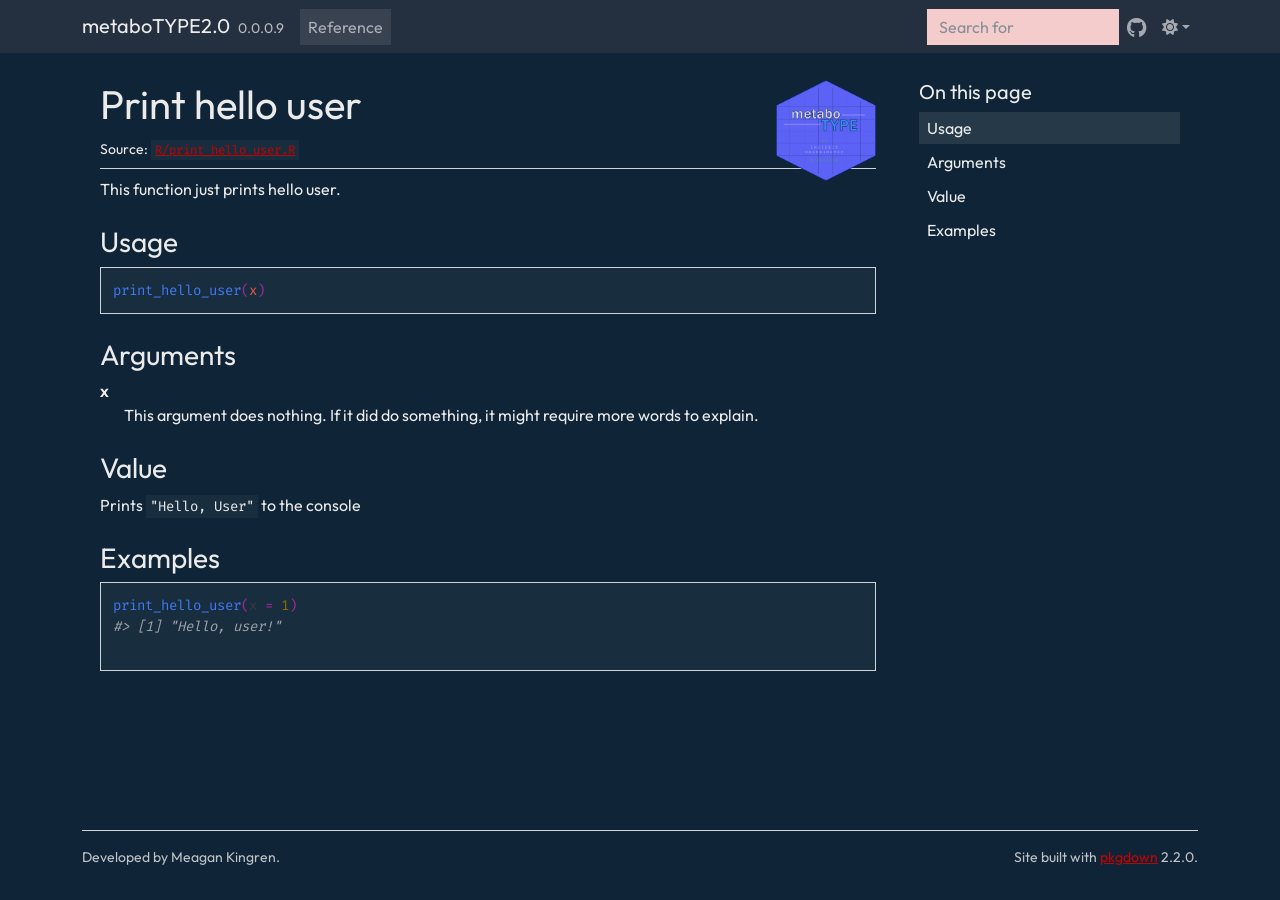
<file: reference/print_hello_user.html>
<!DOCTYPE html>
<!-- Generated by pkgdown: do not edit by hand --><html lang="en"><head><meta http-equiv="Content-Type" content="text/html; charset=UTF-8"><meta charset="utf-8"><meta http-equiv="X-UA-Compatible" content="IE=edge"><meta name="viewport" content="width=device-width, initial-scale=1, shrink-to-fit=no"><title>Print hello user — print_hello_user • metaboTYPE2.0</title><!-- favicons --><link rel="icon" type="image/png" sizes="96x96" href="../favicon-96x96.png"><link rel="icon" type="”image/svg+xml”" href="../favicon.svg"><link rel="apple-touch-icon" sizes="180x180" href="../apple-touch-icon.png"><link rel="icon" sizes="any" href="../favicon.ico"><link rel="manifest" href="../site.webmanifest"><script src="../lightswitch.js"></script><script src="../deps/jquery-3.6.0/jquery-3.6.0.min.js"></script><meta name="viewport" content="width=device-width, initial-scale=1, shrink-to-fit=no"><link href="../deps/bootstrap-5.3.1/bootstrap.min.css" rel="stylesheet"><script src="../deps/bootstrap-5.3.1/bootstrap.bundle.min.js"></script><link href="../deps/Outfit-0.4.10/font.css" rel="stylesheet"><link href="../deps/Fira_Code-0.4.10/font.css" rel="stylesheet"><link href="../deps/font-awesome-6.5.2/css/all.min.css" rel="stylesheet"><link href="../deps/font-awesome-6.5.2/css/v4-shims.min.css" rel="stylesheet"><script src="../deps/headroom-0.11.0/headroom.min.js"></script><script src="../deps/headroom-0.11.0/jQuery.headroom.min.js"></script><script src="../deps/bootstrap-toc-1.0.1/bootstrap-toc.min.js"></script><script src="../deps/clipboard.js-2.0.11/clipboard.min.js"></script><script src="../deps/search-1.0.0/autocomplete.jquery.min.js"></script><script src="../deps/search-1.0.0/fuse.min.js"></script><script src="../deps/search-1.0.0/mark.min.js"></script><!-- pkgdown --><script src="../pkgdown.js"></script><meta property="og:title" content="Print hello user — print_hello_user"><meta name="description" content="This function just prints hello user."><meta property="og:description" content="This function just prints hello user."><meta property="og:image" content="https://meagan-kingren.github.io/metaboTYPE2.0/logo.png"></head><body>
    <a href="#main" class="visually-hidden-focusable">Skip to contents</a>


    <nav class="navbar navbar-expand-lg fixed-top " aria-label="Site navigation"><div class="container">

    <a class="navbar-brand me-2" href="../index.html">metaboTYPE2.0</a>

    <small class="nav-text text-muted me-auto" data-bs-toggle="tooltip" data-bs-placement="bottom" title="">0.0.0.9</small>


    <button class="navbar-toggler" type="button" data-bs-toggle="collapse" data-bs-target="#navbar" aria-controls="navbar" aria-expanded="false" aria-label="Toggle navigation">
      <span class="navbar-toggler-icon"></span>
    </button>

    <div id="navbar" class="collapse navbar-collapse ms-3">
      <ul class="navbar-nav me-auto"><li class="active nav-item"><a class="nav-link" href="../reference/index.html">Reference</a></li>
      </ul><ul class="navbar-nav"><li class="nav-item"><form class="form-inline" role="search">
 <input class="form-control" type="search" name="search-input" id="search-input" autocomplete="off" aria-label="Search site" placeholder="Search for" data-search-index="../search.json"></form></li>
<li class="nav-item"><a class="external-link nav-link" href="https://github.com/Meagan-Kingren/metaboTYPE2.0/" aria-label="GitHub"><span class="fa fab fa-github fa-lg"></span></a></li>
<li class="nav-item dropdown">
  <button class="nav-link dropdown-toggle" type="button" id="dropdown-lightswitch" data-bs-toggle="dropdown" aria-expanded="false" aria-haspopup="true" aria-label="Light switch"><span class="fa fa-sun"></span></button>
  <ul class="dropdown-menu dropdown-menu-end" aria-labelledby="dropdown-lightswitch"><li><button class="dropdown-item" data-bs-theme-value="light"><span class="fa fa-sun"></span> Light</button></li>
    <li><button class="dropdown-item" data-bs-theme-value="dark"><span class="fa fa-moon"></span> Dark</button></li>
    <li><button class="dropdown-item" data-bs-theme-value="auto"><span class="fa fa-adjust"></span> Auto</button></li>
  </ul></li>
      </ul></div>


  </div>
</nav><div class="container template-reference-topic">
<div class="row">
  <main id="main" class="col-md-9"><div class="page-header">
      <img src="../logo.png" class="logo" alt=""><h1>Print hello user</h1>
      <small class="dont-index">Source: <a href="https://github.com/Meagan-Kingren/metaboTYPE2.0/blob/main/R/print_hello_user.R" class="external-link"><code>R/print_hello_user.R</code></a></small>
      <div class="d-none name"><code>print_hello_user.Rd</code></div>
    </div>

    <div class="ref-description section level2">
    <p>This function just prints hello user.</p>
    </div>

    <div class="section level2">
    <h2 id="ref-usage">Usage<a class="anchor" aria-label="anchor" href="#ref-usage"></a></h2>
    <div class="sourceCode"><pre class="sourceCode r"><code><span><span class="fu">print_hello_user</span><span class="op">(</span><span class="va">x</span><span class="op">)</span></span></code></pre></div>
    </div>

    <div class="section level2">
    <h2 id="arguments">Arguments<a class="anchor" aria-label="anchor" href="#arguments"></a></h2>


<dl><dt id="arg-x">x<a class="anchor" aria-label="anchor" href="#arg-x"></a></dt>
<dd><p>This argument does nothing.
If it did do something, it might require more words to explain.</p></dd>

</dl></div>
    <div class="section level2">
    <h2 id="value">Value<a class="anchor" aria-label="anchor" href="#value"></a></h2>
    <p>Prints <code>"Hello, User"</code> to the console</p>
    </div>

    <div class="section level2">
    <h2 id="ref-examples">Examples<a class="anchor" aria-label="anchor" href="#ref-examples"></a></h2>
    <div class="sourceCode"><pre class="sourceCode r"><code><span class="r-in"><span><span class="fu">print_hello_user</span><span class="op">(</span>x <span class="op">=</span> <span class="fl">1</span><span class="op">)</span></span></span>
<span class="r-out co"><span class="r-pr">#&gt;</span> [1] "Hello, user!"</span>
<span class="r-in"><span></span></span>
</code></pre></div>
    </div>
  </main><aside class="col-md-3"><nav id="toc" aria-label="Table of contents"><h2>On this page</h2>
    </nav></aside></div>


    <footer><div class="pkgdown-footer-left">
  <p>Developed by Meagan Kingren.</p>
</div>

<div class="pkgdown-footer-right">
  <p>Site built with <a href="https://pkgdown.r-lib.org/" class="external-link">pkgdown</a> 2.2.0.</p>
</div>

    </footer></div>





  </body></html>
</file>
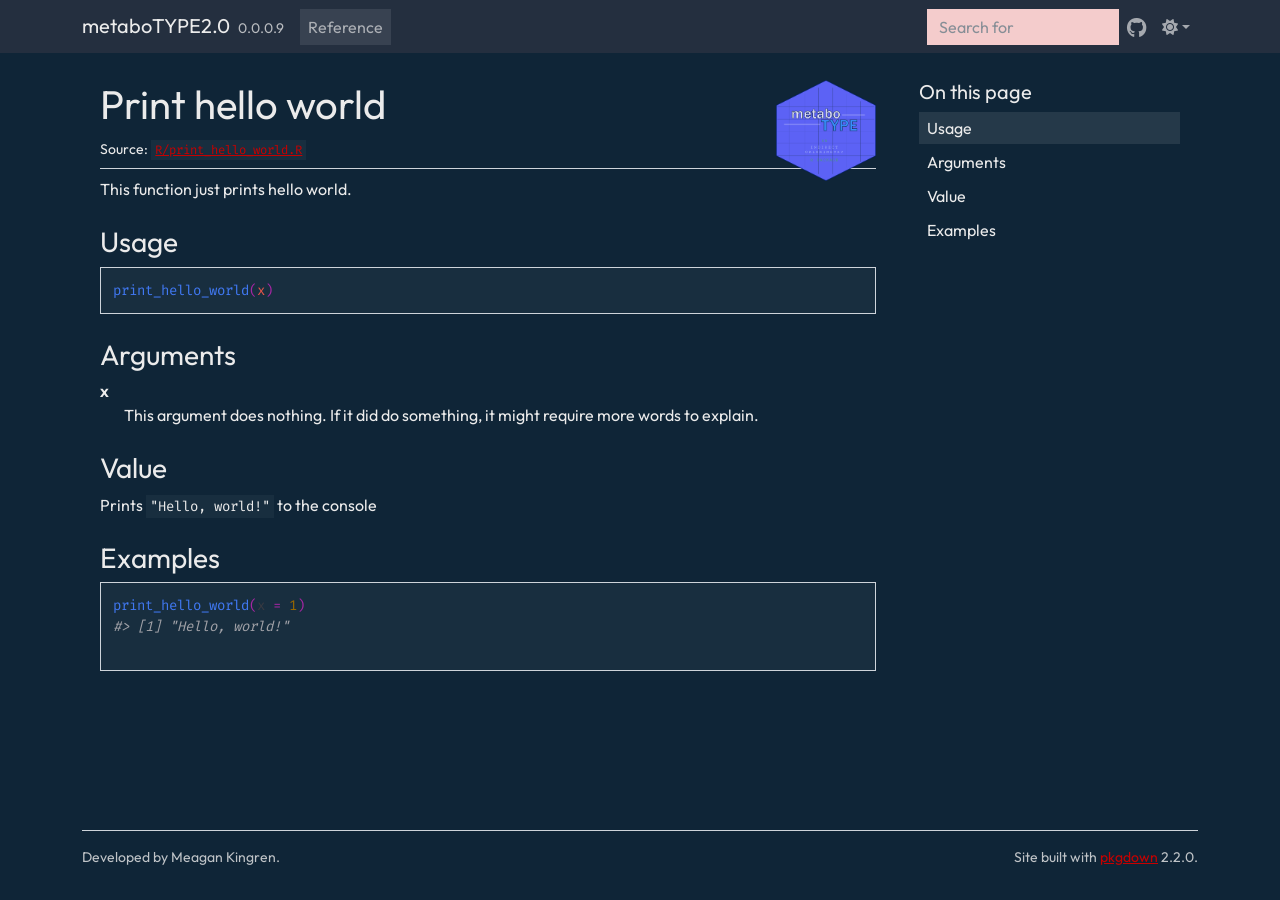
<file: reference/print_hello_world.html>
<!DOCTYPE html>
<!-- Generated by pkgdown: do not edit by hand --><html lang="en"><head><meta http-equiv="Content-Type" content="text/html; charset=UTF-8"><meta charset="utf-8"><meta http-equiv="X-UA-Compatible" content="IE=edge"><meta name="viewport" content="width=device-width, initial-scale=1, shrink-to-fit=no"><title>Print hello world — print_hello_world • metaboTYPE2.0</title><!-- favicons --><link rel="icon" type="image/png" sizes="96x96" href="../favicon-96x96.png"><link rel="icon" type="”image/svg+xml”" href="../favicon.svg"><link rel="apple-touch-icon" sizes="180x180" href="../apple-touch-icon.png"><link rel="icon" sizes="any" href="../favicon.ico"><link rel="manifest" href="../site.webmanifest"><script src="../lightswitch.js"></script><script src="../deps/jquery-3.6.0/jquery-3.6.0.min.js"></script><meta name="viewport" content="width=device-width, initial-scale=1, shrink-to-fit=no"><link href="../deps/bootstrap-5.3.1/bootstrap.min.css" rel="stylesheet"><script src="../deps/bootstrap-5.3.1/bootstrap.bundle.min.js"></script><link href="../deps/Outfit-0.4.10/font.css" rel="stylesheet"><link href="../deps/Fira_Code-0.4.10/font.css" rel="stylesheet"><link href="../deps/font-awesome-6.5.2/css/all.min.css" rel="stylesheet"><link href="../deps/font-awesome-6.5.2/css/v4-shims.min.css" rel="stylesheet"><script src="../deps/headroom-0.11.0/headroom.min.js"></script><script src="../deps/headroom-0.11.0/jQuery.headroom.min.js"></script><script src="../deps/bootstrap-toc-1.0.1/bootstrap-toc.min.js"></script><script src="../deps/clipboard.js-2.0.11/clipboard.min.js"></script><script src="../deps/search-1.0.0/autocomplete.jquery.min.js"></script><script src="../deps/search-1.0.0/fuse.min.js"></script><script src="../deps/search-1.0.0/mark.min.js"></script><!-- pkgdown --><script src="../pkgdown.js"></script><meta property="og:title" content="Print hello world — print_hello_world"><meta name="description" content="This function just prints hello world."><meta property="og:description" content="This function just prints hello world."><meta property="og:image" content="https://meagan-kingren.github.io/metaboTYPE2.0/logo.png"></head><body>
    <a href="#main" class="visually-hidden-focusable">Skip to contents</a>


    <nav class="navbar navbar-expand-lg fixed-top " aria-label="Site navigation"><div class="container">

    <a class="navbar-brand me-2" href="../index.html">metaboTYPE2.0</a>

    <small class="nav-text text-muted me-auto" data-bs-toggle="tooltip" data-bs-placement="bottom" title="">0.0.0.9</small>


    <button class="navbar-toggler" type="button" data-bs-toggle="collapse" data-bs-target="#navbar" aria-controls="navbar" aria-expanded="false" aria-label="Toggle navigation">
      <span class="navbar-toggler-icon"></span>
    </button>

    <div id="navbar" class="collapse navbar-collapse ms-3">
      <ul class="navbar-nav me-auto"><li class="active nav-item"><a class="nav-link" href="../reference/index.html">Reference</a></li>
      </ul><ul class="navbar-nav"><li class="nav-item"><form class="form-inline" role="search">
 <input class="form-control" type="search" name="search-input" id="search-input" autocomplete="off" aria-label="Search site" placeholder="Search for" data-search-index="../search.json"></form></li>
<li class="nav-item"><a class="external-link nav-link" href="https://github.com/Meagan-Kingren/metaboTYPE2.0/" aria-label="GitHub"><span class="fa fab fa-github fa-lg"></span></a></li>
<li class="nav-item dropdown">
  <button class="nav-link dropdown-toggle" type="button" id="dropdown-lightswitch" data-bs-toggle="dropdown" aria-expanded="false" aria-haspopup="true" aria-label="Light switch"><span class="fa fa-sun"></span></button>
  <ul class="dropdown-menu dropdown-menu-end" aria-labelledby="dropdown-lightswitch"><li><button class="dropdown-item" data-bs-theme-value="light"><span class="fa fa-sun"></span> Light</button></li>
    <li><button class="dropdown-item" data-bs-theme-value="dark"><span class="fa fa-moon"></span> Dark</button></li>
    <li><button class="dropdown-item" data-bs-theme-value="auto"><span class="fa fa-adjust"></span> Auto</button></li>
  </ul></li>
      </ul></div>


  </div>
</nav><div class="container template-reference-topic">
<div class="row">
  <main id="main" class="col-md-9"><div class="page-header">
      <img src="../logo.png" class="logo" alt=""><h1>Print hello world</h1>
      <small class="dont-index">Source: <a href="https://github.com/Meagan-Kingren/metaboTYPE2.0/blob/main/R/print_hello_world.R" class="external-link"><code>R/print_hello_world.R</code></a></small>
      <div class="d-none name"><code>print_hello_world.Rd</code></div>
    </div>

    <div class="ref-description section level2">
    <p>This function just prints hello world.</p>
    </div>

    <div class="section level2">
    <h2 id="ref-usage">Usage<a class="anchor" aria-label="anchor" href="#ref-usage"></a></h2>
    <div class="sourceCode"><pre class="sourceCode r"><code><span><span class="fu">print_hello_world</span><span class="op">(</span><span class="va">x</span><span class="op">)</span></span></code></pre></div>
    </div>

    <div class="section level2">
    <h2 id="arguments">Arguments<a class="anchor" aria-label="anchor" href="#arguments"></a></h2>


<dl><dt id="arg-x">x<a class="anchor" aria-label="anchor" href="#arg-x"></a></dt>
<dd><p>This argument does nothing.
If it did do something, it might require more words to explain.</p></dd>

</dl></div>
    <div class="section level2">
    <h2 id="value">Value<a class="anchor" aria-label="anchor" href="#value"></a></h2>
    <p>Prints <code>"Hello, world!"</code> to the console</p>
    </div>

    <div class="section level2">
    <h2 id="ref-examples">Examples<a class="anchor" aria-label="anchor" href="#ref-examples"></a></h2>
    <div class="sourceCode"><pre class="sourceCode r"><code><span class="r-in"><span><span class="fu">print_hello_world</span><span class="op">(</span>x <span class="op">=</span> <span class="fl">1</span><span class="op">)</span></span></span>
<span class="r-out co"><span class="r-pr">#&gt;</span> [1] "Hello, world!"</span>
<span class="r-in"><span></span></span>
</code></pre></div>
    </div>
  </main><aside class="col-md-3"><nav id="toc" aria-label="Table of contents"><h2>On this page</h2>
    </nav></aside></div>


    <footer><div class="pkgdown-footer-left">
  <p>Developed by Meagan Kingren.</p>
</div>

<div class="pkgdown-footer-right">
  <p>Site built with <a href="https://pkgdown.r-lib.org/" class="external-link">pkgdown</a> 2.2.0.</p>
</div>

    </footer></div>





  </body></html>
</file>
<file: deps/Outfit-0.4.10/font.css>
/* latin-ext */
@font-face {
  font-family: 'Outfit';
  font-style: normal;
  font-weight: 400;
  font-display: swap;
  src: url(QGYyz_MVcBeNP4NjuGObqx1XmO1I4TC1O4i0ExAo.woff2) format('woff2');
  unicode-range: U+0100-02BA, U+02BD-02C5, U+02C7-02CC, U+02CE-02D7, U+02DD-02FF, U+0304, U+0308, U+0329, U+1D00-1DBF, U+1E00-1E9F, U+1EF2-1EFF, U+2020, U+20A0-20AB, U+20AD-20C0, U+2113, U+2C60-2C7F, U+A720-A7FF;
}
/* latin */
@font-face {
  font-family: 'Outfit';
  font-style: normal;
  font-weight: 400;
  font-display: swap;
  src: url(QGYyz_MVcBeNP4NjuGObqx1XmO1I4TC1O4a0Ew.woff2) format('woff2');
  unicode-range: U+0000-00FF, U+0131, U+0152-0153, U+02BB-02BC, U+02C6, U+02DA, U+02DC, U+0304, U+0308, U+0329, U+2000-206F, U+20AC, U+2122, U+2191, U+2193, U+2212, U+2215, U+FEFF, U+FFFD;
}
</file>
<file: deps/Fira_Code-0.4.10/font.css>
/* cyrillic-ext */
@font-face {
  font-family: 'Fira Code';
  font-style: normal;
  font-weight: 400;
  font-display: swap;
  src: url(uU9eCBsR6Z2vfE9aq3bL0fxyUs4tcw4W_D1sJV37Nv7g.woff2) format('woff2');
  unicode-range: U+0460-052F, U+1C80-1C8A, U+20B4, U+2DE0-2DFF, U+A640-A69F, U+FE2E-FE2F;
}
/* cyrillic */
@font-face {
  font-family: 'Fira Code';
  font-style: normal;
  font-weight: 400;
  font-display: swap;
  src: url(uU9eCBsR6Z2vfE9aq3bL0fxyUs4tcw4W_D1sJVT7Nv7g.woff2) format('woff2');
  unicode-range: U+0301, U+0400-045F, U+0490-0491, U+04B0-04B1, U+2116;
}
/* greek-ext */
@font-face {
  font-family: 'Fira Code';
  font-style: normal;
  font-weight: 400;
  font-display: swap;
  src: url(uU9eCBsR6Z2vfE9aq3bL0fxyUs4tcw4W_D1sJVz7Nv7g.woff2) format('woff2');
  unicode-range: U+1F00-1FFF;
}
/* greek */
@font-face {
  font-family: 'Fira Code';
  font-style: normal;
  font-weight: 400;
  font-display: swap;
  src: url(uU9eCBsR6Z2vfE9aq3bL0fxyUs4tcw4W_D1sJVP7Nv7g.woff2) format('woff2');
  unicode-range: U+0370-0377, U+037A-037F, U+0384-038A, U+038C, U+038E-03A1, U+03A3-03FF;
}
/* symbols2 */
@font-face {
  font-family: 'Fira Code';
  font-style: normal;
  font-weight: 400;
  font-display: swap;
  src: url(uU9eCBsR6Z2vfE9aq3bL0fxyUs4tcw4W_D1sJeraE8PZqw.woff2) format('woff2');
  unicode-range: U+2000-2001, U+2004-2008, U+200A, U+23B8-23BD, U+2500-259F;
}
/* latin-ext */
@font-face {
  font-family: 'Fira Code';
  font-style: normal;
  font-weight: 400;
  font-display: swap;
  src: url(uU9eCBsR6Z2vfE9aq3bL0fxyUs4tcw4W_D1sJV77Nv7g.woff2) format('woff2');
  unicode-range: U+0100-02BA, U+02BD-02C5, U+02C7-02CC, U+02CE-02D7, U+02DD-02FF, U+0304, U+0308, U+0329, U+1D00-1DBF, U+1E00-1E9F, U+1EF2-1EFF, U+2020, U+20A0-20AB, U+20AD-20C0, U+2113, U+2C60-2C7F, U+A720-A7FF;
}
/* latin */
@font-face {
  font-family: 'Fira Code';
  font-style: normal;
  font-weight: 400;
  font-display: swap;
  src: url(uU9eCBsR6Z2vfE9aq3bL0fxyUs4tcw4W_D1sJVD7Ng.woff2) format('woff2');
  unicode-range: U+0000-00FF, U+0131, U+0152-0153, U+02BB-02BC, U+02C6, U+02DA, U+02DC, U+0304, U+0308, U+0329, U+2000-206F, U+20AC, U+2122, U+2191, U+2193, U+2212, U+2215, U+FEFF, U+FFFD;
}
</file>
<file: deps/font-awesome-6.5.2/css/v4-shims.min.css>
/*!
 * Font Awesome Free 6.5.2 by @fontawesome - https://fontawesome.com
 * License - https://fontawesome.com/license/free (Icons: CC BY 4.0, Fonts: SIL OFL 1.1, Code: MIT License)
 * Copyright 2024 Fonticons, Inc.
 */
.fa.fa-glass:before{content:"\f000"}.fa.fa-envelope-o{font-family:"Font Awesome 6 Free";font-weight:400}.fa.fa-envelope-o:before{content:"\f0e0"}.fa.fa-star-o{font-family:"Font Awesome 6 Free";font-weight:400}.fa.fa-star-o:before{content:"\f005"}.fa.fa-close:before,.fa.fa-remove:before{content:"\f00d"}.fa.fa-gear:before{content:"\f013"}.fa.fa-trash-o{font-family:"Font Awesome 6 Free";font-weight:400}.fa.fa-trash-o:before{content:"\f2ed"}.fa.fa-home:before{content:"\f015"}.fa.fa-file-o{font-family:"Font Awesome 6 Free";font-weight:400}.fa.fa-file-o:before{content:"\f15b"}.fa.fa-clock-o{font-family:"Font Awesome 6 Free";font-weight:400}.fa.fa-clock-o:before{content:"\f017"}.fa.fa-arrow-circle-o-down{font-family:"Font Awesome 6 Free";font-weight:400}.fa.fa-arrow-circle-o-down:before{content:"\f358"}.fa.fa-arrow-circle-o-up{font-family:"Font Awesome 6 Free";font-weight:400}.fa.fa-arrow-circle-o-up:before{content:"\f35b"}.fa.fa-play-circle-o{font-family:"Font Awesome 6 Free";font-weight:400}.fa.fa-play-circle-o:before{content:"\f144"}.fa.fa-repeat:before,.fa.fa-rotate-right:before{content:"\f01e"}.fa.fa-refresh:before{content:"\f021"}.fa.fa-list-alt{font-family:"Font Awesome 6 Free";font-weight:400}.fa.fa-list-alt:before{content:"\f022"}.fa.fa-dedent:before{content:"\f03b"}.fa.fa-video-camera:before{content:"\f03d"}.fa.fa-picture-o{font-family:"Font Awesome 6 Free";font-weight:400}.fa.fa-picture-o:before{content:"\f03e"}.fa.fa-photo{font-family:"Font Awesome 6 Free";font-weight:400}.fa.fa-photo:before{content:"\f03e"}.fa.fa-image{font-family:"Font Awesome 6 Free";font-weight:400}.fa.fa-image:before{content:"\f03e"}.fa.fa-map-marker:before{content:"\f3c5"}.fa.fa-pencil-square-o{font-family:"Font Awesome 6 Free";font-weight:400}.fa.fa-pencil-square-o:before{content:"\f044"}.fa.fa-edit{font-family:"Font Awesome 6 Free";font-weight:400}.fa.fa-edit:before{content:"\f044"}.fa.fa-share-square-o:before{content:"\f14d"}.fa.fa-check-square-o{font-family:"Font Awesome 6 Free";font-weight:400}.fa.fa-check-square-o:before{content:"\f14a"}.fa.fa-arrows:before{content:"\f0b2"}.fa.fa-times-circle-o{font-family:"Font Awesome 6 Free";font-weight:400}.fa.fa-times-circle-o:before{content:"\f057"}.fa.fa-check-circle-o{font-family:"Font Awesome 6 Free";font-weight:400}.fa.fa-check-circle-o:before{content:"\f058"}.fa.fa-mail-forward:before{content:"\f064"}.fa.fa-expand:before{content:"\f424"}.fa.fa-compress:before{content:"\f422"}.fa.fa-eye,.fa.fa-eye-slash{font-family:"Font Awesome 6 Free";font-weight:400}.fa.fa-warning:before{content:"\f071"}.fa.fa-calendar:before{content:"\f073"}.fa.fa-arrows-v:before{content:"\f338"}.fa.fa-arrows-h:before{content:"\f337"}.fa.fa-bar-chart-o:before,.fa.fa-bar-chart:before{content:"\e0e3"}.fa.fa-twitter-square{font-family:"Font Awesome 6 Brands";font-weight:400}.fa.fa-twitter-square:before{content:"\f081"}.fa.fa-facebook-square{font-family:"Font Awesome 6 Brands";font-weight:400}.fa.fa-facebook-square:before{content:"\f082"}.fa.fa-gears:before{content:"\f085"}.fa.fa-thumbs-o-up{font-family:"Font Awesome 6 Free";font-weight:400}.fa.fa-thumbs-o-up:before{content:"\f164"}.fa.fa-thumbs-o-down{font-family:"Font Awesome 6 Free";font-weight:400}.fa.fa-thumbs-o-down:before{content:"\f165"}.fa.fa-heart-o{font-family:"Font Awesome 6 Free";font-weight:400}.fa.fa-heart-o:before{content:"\f004"}.fa.fa-sign-out:before{content:"\f2f5"}.fa.fa-linkedin-square{font-family:"Font Awesome 6 Brands";font-weight:400}.fa.fa-linkedin-square:before{content:"\f08c"}.fa.fa-thumb-tack:before{content:"\f08d"}.fa.fa-external-link:before{content:"\f35d"}.fa.fa-sign-in:before{content:"\f2f6"}.fa.fa-github-square{font-family:"Font Awesome 6 Brands";font-weight:400}.fa.fa-github-square:before{content:"\f092"}.fa.fa-lemon-o{font-family:"Font Awesome 6 Free";font-weight:400}.fa.fa-lemon-o:before{content:"\f094"}.fa.fa-square-o{font-family:"Font Awesome 6 Free";font-weight:400}.fa.fa-square-o:before{content:"\f0c8"}.fa.fa-bookmark-o{font-family:"Font Awesome 6 Free";font-weight:400}.fa.fa-bookmark-o:before{content:"\f02e"}.fa.fa-facebook,.fa.fa-twitter{font-family:"Font Awesome 6 Brands";font-weight:400}.fa.fa-facebook:before{content:"\f39e"}.fa.fa-facebook-f{font-family:"Font Awesome 6 Brands";font-weight:400}.fa.fa-facebook-f:before{content:"\f39e"}.fa.fa-github{font-family:"Font Awesome 6 Brands";font-weight:400}.fa.fa-credit-card{font-family:"Font Awesome 6 Free";font-weight:400}.fa.fa-feed:before{content:"\f09e"}.fa.fa-hdd-o{font-family:"Font Awesome 6 Free";font-weight:400}.fa.fa-hdd-o:before{content:"\f0a0"}.fa.fa-hand-o-right{font-family:"Font Awesome 6 Free";font-weight:400}.fa.fa-hand-o-right:before{content:"\f0a4"}.fa.fa-hand-o-left{font-family:"Font Awesome 6 Free";font-weight:400}.fa.fa-hand-o-left:before{content:"\f0a5"}.fa.fa-hand-o-up{font-family:"Font Awesome 6 Free";font-weight:400}.fa.fa-hand-o-up:before{content:"\f0a6"}.fa.fa-hand-o-down{font-family:"Font Awesome 6 Free";font-weight:400}.fa.fa-hand-o-down:before{content:"\f0a7"}.fa.fa-globe:before{content:"\f57d"}.fa.fa-tasks:before{content:"\f828"}.fa.fa-arrows-alt:before{content:"\f31e"}.fa.fa-group:before{content:"\f0c0"}.fa.fa-chain:before{content:"\f0c1"}.fa.fa-cut:before{content:"\f0c4"}.fa.fa-files-o{font-family:"Font Awesome 6 Free";font-weight:400}.fa.fa-files-o:before{content:"\f0c5"}.fa.fa-floppy-o{font-family:"Font Awesome 6 Free";font-weight:400}.fa.fa-floppy-o:before{content:"\f0c7"}.fa.fa-save{font-family:"Font Awesome 6 Free";font-weight:400}.fa.fa-save:before{content:"\f0c7"}.fa.fa-navicon:before,.fa.fa-reorder:before{content:"\f0c9"}.fa.fa-magic:before{content:"\e2ca"}.fa.fa-pinterest,.fa.fa-pinterest-square{font-family:"Font Awesome 6 Brands";font-weight:400}.fa.fa-pinterest-square:before{content:"\f0d3"}.fa.fa-google-plus-square{font-family:"Font Awesome 6 Brands";font-weight:400}.fa.fa-google-plus-square:before{content:"\f0d4"}.fa.fa-google-plus{font-family:"Font Awesome 6 Brands";font-weight:400}.fa.fa-google-plus:before{content:"\f0d5"}.fa.fa-money:before{content:"\f3d1"}.fa.fa-unsorted:before{content:"\f0dc"}.fa.fa-sort-desc:before{content:"\f0dd"}.fa.fa-sort-asc:before{content:"\f0de"}.fa.fa-linkedin{font-family:"Font Awesome 6 Brands";font-weight:400}.fa.fa-linkedin:before{content:"\f0e1"}.fa.fa-rotate-left:before{content:"\f0e2"}.fa.fa-legal:before{content:"\f0e3"}.fa.fa-dashboard:before,.fa.fa-tachometer:before{content:"\f625"}.fa.fa-comment-o{font-family:"Font Awesome 6 Free";font-weight:400}.fa.fa-comment-o:before{content:"\f075"}.fa.fa-comments-o{font-family:"Font Awesome 6 Free";font-weight:400}.fa.fa-comments-o:before{content:"\f086"}.fa.fa-flash:before{content:"\f0e7"}.fa.fa-clipboard:before{content:"\f0ea"}.fa.fa-lightbulb-o{font-family:"Font Awesome 6 Free";font-weight:400}.fa.fa-lightbulb-o:before{content:"\f0eb"}.fa.fa-exchange:before{content:"\f362"}.fa.fa-cloud-download:before{content:"\f0ed"}.fa.fa-cloud-upload:before{content:"\f0ee"}.fa.fa-bell-o{font-family:"Font Awesome 6 Free";font-weight:400}.fa.fa-bell-o:before{content:"\f0f3"}.fa.fa-cutlery:before{content:"\f2e7"}.fa.fa-file-text-o{font-family:"Font Awesome 6 Free";font-weight:400}.fa.fa-file-text-o:before{content:"\f15c"}.fa.fa-building-o{font-family:"Font Awesome 6 Free";font-weight:400}.fa.fa-building-o:before{content:"\f1ad"}.fa.fa-hospital-o{font-family:"Font Awesome 6 Free";font-weight:400}.fa.fa-hospital-o:before{content:"\f0f8"}.fa.fa-tablet:before{content:"\f3fa"}.fa.fa-mobile-phone:before,.fa.fa-mobile:before{content:"\f3cd"}.fa.fa-circle-o{font-family:"Font Awesome 6 Free";font-weight:400}.fa.fa-circle-o:before{content:"\f111"}.fa.fa-mail-reply:before{content:"\f3e5"}.fa.fa-github-alt{font-family:"Font Awesome 6 Brands";font-weight:400}.fa.fa-folder-o{font-family:"Font Awesome 6 Free";font-weight:400}.fa.fa-folder-o:before{content:"\f07b"}.fa.fa-folder-open-o{font-family:"Font Awesome 6 Free";font-weight:400}.fa.fa-folder-open-o:before{content:"\f07c"}.fa.fa-smile-o{font-family:"Font Awesome 6 Free";font-weight:400}.fa.fa-smile-o:before{content:"\f118"}.fa.fa-frown-o{font-family:"Font Awesome 6 Free";font-weight:400}.fa.fa-frown-o:before{content:"\f119"}.fa.fa-meh-o{font-family:"Font Awesome 6 Free";font-weight:400}.fa.fa-meh-o:before{content:"\f11a"}.fa.fa-keyboard-o{font-family:"Font Awesome 6 Free";font-weight:400}.fa.fa-keyboard-o:before{content:"\f11c"}.fa.fa-flag-o{font-family:"Font Awesome 6 Free";font-weight:400}.fa.fa-flag-o:before{content:"\f024"}.fa.fa-mail-reply-all:before{content:"\f122"}.fa.fa-star-half-o{font-family:"Font Awesome 6 Free";font-weight:400}.fa.fa-star-half-o:before{content:"\f5c0"}.fa.fa-star-half-empty{font-family:"Font Awesome 6 Free";font-weight:400}.fa.fa-star-half-empty:before{content:"\f5c0"}.fa.fa-star-half-full{font-family:"Font Awesome 6 Free";font-weight:400}.fa.fa-star-half-full:before{content:"\f5c0"}.fa.fa-code-fork:before{content:"\f126"}.fa.fa-chain-broken:before,.fa.fa-unlink:before{content:"\f127"}.fa.fa-calendar-o{font-family:"Font Awesome 6 Free";font-weight:400}.fa.fa-calendar-o:before{content:"\f133"}.fa.fa-css3,.fa.fa-html5,.fa.fa-maxcdn{font-family:"Font Awesome 6 Brands";font-weight:400}.fa.fa-unlock-alt:before{content:"\f09c"}.fa.fa-minus-square-o{font-family:"Font Awesome 6 Free";font-weight:400}.fa.fa-minus-square-o:before{content:"\f146"}.fa.fa-level-up:before{content:"\f3bf"}.fa.fa-level-down:before{content:"\f3be"}.fa.fa-pencil-square:before{content:"\f14b"}.fa.fa-external-link-square:before{content:"\f360"}.fa.fa-compass{font-family:"Font Awesome 6 Free";font-weight:400}.fa.fa-caret-square-o-down{font-family:"Font Awesome 6 Free";font-weight:400}.fa.fa-caret-square-o-down:before{content:"\f150"}.fa.fa-toggle-down{font-family:"Font Awesome 6 Free";font-weight:400}.fa.fa-toggle-down:before{content:"\f150"}.fa.fa-caret-square-o-up{font-family:"Font Awesome 6 Free";font-weight:400}.fa.fa-caret-square-o-up:before{content:"\f151"}.fa.fa-toggle-up{font-family:"Font Awesome 6 Free";font-weight:400}.fa.fa-toggle-up:before{content:"\f151"}.fa.fa-caret-square-o-right{font-family:"Font Awesome 6 Free";font-weight:400}.fa.fa-caret-square-o-right:before{content:"\f152"}.fa.fa-toggle-right{font-family:"Font Awesome 6 Free";font-weight:400}.fa.fa-toggle-right:before{content:"\f152"}.fa.fa-eur:before,.fa.fa-euro:before{content:"\f153"}.fa.fa-gbp:before{content:"\f154"}.fa.fa-dollar:before,.fa.fa-usd:before{content:"\24"}.fa.fa-inr:before,.fa.fa-rupee:before{content:"\e1bc"}.fa.fa-cny:before,.fa.fa-jpy:before,.fa.fa-rmb:before,.fa.fa-yen:before{content:"\f157"}.fa.fa-rouble:before,.fa.fa-rub:before,.fa.fa-ruble:before{content:"\f158"}.fa.fa-krw:before,.fa.fa-won:before{content:"\f159"}.fa.fa-bitcoin,.fa.fa-btc{font-family:"Font Awesome 6 Brands";font-weight:400}.fa.fa-bitcoin:before{content:"\f15a"}.fa.fa-file-text:before{content:"\f15c"}.fa.fa-sort-alpha-asc:before{content:"\f15d"}.fa.fa-sort-alpha-desc:before{content:"\f881"}.fa.fa-sort-amount-asc:before{content:"\f884"}.fa.fa-sort-amount-desc:before{content:"\f160"}.fa.fa-sort-numeric-asc:before{content:"\f162"}.fa.fa-sort-numeric-desc:before{content:"\f886"}.fa.fa-youtube-square{font-family:"Font Awesome 6 Brands";font-weight:400}.fa.fa-youtube-square:before{content:"\f431"}.fa.fa-xing,.fa.fa-xing-square,.fa.fa-youtube{font-family:"Font Awesome 6 Brands";font-weight:400}.fa.fa-xing-square:before{content:"\f169"}.fa.fa-youtube-play{font-family:"Font Awesome 6 Brands";font-weight:400}.fa.fa-youtube-play:before{content:"\f167"}.fa.fa-adn,.fa.fa-bitbucket,.fa.fa-bitbucket-square,.fa.fa-dropbox,.fa.fa-flickr,.fa.fa-instagram,.fa.fa-stack-overflow{font-family:"Font Awesome 6 Brands";font-weight:400}.fa.fa-bitbucket-square:before{content:"\f171"}.fa.fa-tumblr,.fa.fa-tumblr-square{font-family:"Font Awesome 6 Brands";font-weight:400}.fa.fa-tumblr-square:before{content:"\f174"}.fa.fa-long-arrow-down:before{content:"\f309"}.fa.fa-long-arrow-up:before{content:"\f30c"}.fa.fa-long-arrow-left:before{content:"\f30a"}.fa.fa-long-arrow-right:before{content:"\f30b"}.fa.fa-android,.fa.fa-apple,.fa.fa-dribbble,.fa.fa-foursquare,.fa.fa-gittip,.fa.fa-gratipay,.fa.fa-linux,.fa.fa-skype,.fa.fa-trello,.fa.fa-windows{font-family:"Font Awesome 6 Brands";font-weight:400}.fa.fa-gittip:before{content:"\f184"}.fa.fa-sun-o{font-family:"Font Awesome 6 Free";font-weight:400}.fa.fa-sun-o:before{content:"\f185"}.fa.fa-moon-o{font-family:"Font Awesome 6 Free";font-weight:400}.fa.fa-moon-o:before{content:"\f186"}.fa.fa-pagelines,.fa.fa-renren,.fa.fa-stack-exchange,.fa.fa-vk,.fa.fa-weibo{font-family:"Font Awesome 6 Brands";font-weight:400}.fa.fa-arrow-circle-o-right{font-family:"Font Awesome 6 Free";font-weight:400}.fa.fa-arrow-circle-o-right:before{content:"\f35a"}.fa.fa-arrow-circle-o-left{font-family:"Font Awesome 6 Free";font-weight:400}.fa.fa-arrow-circle-o-left:before{content:"\f359"}.fa.fa-caret-square-o-left{font-family:"Font Awesome 6 Free";font-weight:400}.fa.fa-caret-square-o-left:before{content:"\f191"}.fa.fa-toggle-left{font-family:"Font Awesome 6 Free";font-weight:400}.fa.fa-toggle-left:before{content:"\f191"}.fa.fa-dot-circle-o{font-family:"Font Awesome 6 Free";font-weight:400}.fa.fa-dot-circle-o:before{content:"\f192"}.fa.fa-vimeo-square{font-family:"Font Awesome 6 Brands";font-weight:400}.fa.fa-vimeo-square:before{content:"\f194"}.fa.fa-try:before,.fa.fa-turkish-lira:before{content:"\e2bb"}.fa.fa-plus-square-o{font-family:"Font Awesome 6 Free";font-weight:400}.fa.fa-plus-square-o:before{content:"\f0fe"}.fa.fa-openid,.fa.fa-slack,.fa.fa-wordpress{font-family:"Font Awesome 6 Brands";font-weight:400}.fa.fa-bank:before,.fa.fa-institution:before{content:"\f19c"}.fa.fa-mortar-board:before{content:"\f19d"}.fa.fa-google,.fa.fa-reddit,.fa.fa-reddit-square,.fa.fa-yahoo{font-family:"Font Awesome 6 Brands";font-weight:400}.fa.fa-reddit-square:before{content:"\f1a2"}.fa.fa-behance,.fa.fa-behance-square,.fa.fa-delicious,.fa.fa-digg,.fa.fa-drupal,.fa.fa-joomla,.fa.fa-pied-piper-alt,.fa.fa-pied-piper-pp,.fa.fa-stumbleupon,.fa.fa-stumbleupon-circle{font-family:"Font Awesome 6 Brands";font-weight:400}.fa.fa-behance-square:before{content:"\f1b5"}.fa.fa-steam,.fa.fa-steam-square{font-family:"Font Awesome 6 Brands";font-weight:400}.fa.fa-steam-square:before{content:"\f1b7"}.fa.fa-automobile:before{content:"\f1b9"}.fa.fa-cab:before{content:"\f1ba"}.fa.fa-deviantart,.fa.fa-soundcloud,.fa.fa-spotify{font-family:"Font Awesome 6 Brands";font-weight:400}.fa.fa-file-pdf-o{font-family:"Font Awesome 6 Free";font-weight:400}.fa.fa-file-pdf-o:before{content:"\f1c1"}.fa.fa-file-word-o{font-family:"Font Awesome 6 Free";font-weight:400}.fa.fa-file-word-o:before{content:"\f1c2"}.fa.fa-file-excel-o{font-family:"Font Awesome 6 Free";font-weight:400}.fa.fa-file-excel-o:before{content:"\f1c3"}.fa.fa-file-powerpoint-o{font-family:"Font Awesome 6 Free";font-weight:400}.fa.fa-file-powerpoint-o:before{content:"\f1c4"}.fa.fa-file-image-o{font-family:"Font Awesome 6 Free";font-weight:400}.fa.fa-file-image-o:before{content:"\f1c5"}.fa.fa-file-photo-o{font-family:"Font Awesome 6 Free";font-weight:400}.fa.fa-file-photo-o:before{content:"\f1c5"}.fa.fa-file-picture-o{font-family:"Font Awesome 6 Free";font-weight:400}.fa.fa-file-picture-o:before{content:"\f1c5"}.fa.fa-file-archive-o{font-family:"Font Awesome 6 Free";font-weight:400}.fa.fa-file-archive-o:before{content:"\f1c6"}.fa.fa-file-zip-o{font-family:"Font Awesome 6 Free";font-weight:400}.fa.fa-file-zip-o:before{content:"\f1c6"}.fa.fa-file-audio-o{font-family:"Font Awesome 6 Free";font-weight:400}.fa.fa-file-audio-o:before{content:"\f1c7"}.fa.fa-file-sound-o{font-family:"Font Awesome 6 Free";font-weight:400}.fa.fa-file-sound-o:before{content:"\f1c7"}.fa.fa-file-video-o{font-family:"Font Awesome 6 Free";font-weight:400}.fa.fa-file-video-o:before{content:"\f1c8"}.fa.fa-file-movie-o{font-family:"Font Awesome 6 Free";font-weight:400}.fa.fa-file-movie-o:before{content:"\f1c8"}.fa.fa-file-code-o{font-family:"Font Awesome 6 Free";font-weight:400}.fa.fa-file-code-o:before{content:"\f1c9"}.fa.fa-codepen,.fa.fa-jsfiddle,.fa.fa-vine{font-family:"Font Awesome 6 Brands";font-weight:400}.fa.fa-life-bouy:before,.fa.fa-life-buoy:before,.fa.fa-life-saver:before,.fa.fa-support:before{content:"\f1cd"}.fa.fa-circle-o-notch:before{content:"\f1ce"}.fa.fa-ra,.fa.fa-rebel{font-family:"Font Awesome 6 Brands";font-weight:400}.fa.fa-ra:before{content:"\f1d0"}.fa.fa-resistance{font-family:"Font Awesome 6 Brands";font-weight:400}.fa.fa-resistance:before{content:"\f1d0"}.fa.fa-empire,.fa.fa-ge{font-family:"Font Awesome 6 Brands";font-weight:400}.fa.fa-ge:before{content:"\f1d1"}.fa.fa-git-square{font-family:"Font Awesome 6 Brands";font-weight:400}.fa.fa-git-square:before{content:"\f1d2"}.fa.fa-git,.fa.fa-hacker-news,.fa.fa-y-combinator-square{font-family:"Font Awesome 6 Brands";font-weight:400}.fa.fa-y-combinator-square:before{content:"\f1d4"}.fa.fa-yc-square{font-family:"Font Awesome 6 Brands";font-weight:400}.fa.fa-yc-square:before{content:"\f1d4"}.fa.fa-qq,.fa.fa-tencent-weibo,.fa.fa-wechat,.fa.fa-weixin{font-family:"Font Awesome 6 Brands";font-weight:400}.fa.fa-wechat:before{content:"\f1d7"}.fa.fa-send:before{content:"\f1d8"}.fa.fa-paper-plane-o{font-family:"Font Awesome 6 Free";font-weight:400}.fa.fa-paper-plane-o:before{content:"\f1d8"}.fa.fa-send-o{font-family:"Font Awesome 6 Free";font-weight:400}.fa.fa-send-o:before{content:"\f1d8"}.fa.fa-circle-thin{font-family:"Font Awesome 6 Free";font-weight:400}.fa.fa-circle-thin:before{content:"\f111"}.fa.fa-header:before{content:"\f1dc"}.fa.fa-futbol-o{font-family:"Font Awesome 6 Free";font-weight:400}.fa.fa-futbol-o:before{content:"\f1e3"}.fa.fa-soccer-ball-o{font-family:"Font Awesome 6 Free";font-weight:400}.fa.fa-soccer-ball-o:before{content:"\f1e3"}.fa.fa-slideshare,.fa.fa-twitch,.fa.fa-yelp{font-family:"Font Awesome 6 Brands";font-weight:400}.fa.fa-newspaper-o{font-family:"Font Awesome 6 Free";font-weight:400}.fa.fa-newspaper-o:before{content:"\f1ea"}.fa.fa-cc-amex,.fa.fa-cc-discover,.fa.fa-cc-mastercard,.fa.fa-cc-paypal,.fa.fa-cc-stripe,.fa.fa-cc-visa,.fa.fa-google-wallet,.fa.fa-paypal{font-family:"Font Awesome 6 Brands";font-weight:400}.fa.fa-bell-slash-o{font-family:"Font Awesome 6 Free";font-weight:400}.fa.fa-bell-slash-o:before{content:"\f1f6"}.fa.fa-trash:before{content:"\f2ed"}.fa.fa-copyright{font-family:"Font Awesome 6 Free";font-weight:400}.fa.fa-eyedropper:before{content:"\f1fb"}.fa.fa-area-chart:before{content:"\f1fe"}.fa.fa-pie-chart:before{content:"\f200"}.fa.fa-line-chart:before{content:"\f201"}.fa.fa-lastfm,.fa.fa-lastfm-square{font-family:"Font Awesome 6 Brands";font-weight:400}.fa.fa-lastfm-square:before{content:"\f203"}.fa.fa-angellist,.fa.fa-ioxhost{font-family:"Font Awesome 6 Brands";font-weight:400}.fa.fa-cc{font-family:"Font Awesome 6 Free";font-weight:400}.fa.fa-cc:before{content:"\f20a"}.fa.fa-ils:before,.fa.fa-shekel:before,.fa.fa-sheqel:before{content:"\f20b"}.fa.fa-buysellads,.fa.fa-connectdevelop,.fa.fa-dashcube,.fa.fa-forumbee,.fa.fa-leanpub,.fa.fa-sellsy,.fa.fa-shirtsinbulk,.fa.fa-simplybuilt,.fa.fa-skyatlas{font-family:"Font Awesome 6 Brands";font-weight:400}.fa.fa-diamond{font-family:"Font Awesome 6 Free";font-weight:400}.fa.fa-diamond:before{content:"\f3a5"}.fa.fa-intersex:before,.fa.fa-transgender:before{content:"\f224"}.fa.fa-transgender-alt:before{content:"\f225"}.fa.fa-facebook-official{font-family:"Font Awesome 6 Brands";font-weight:400}.fa.fa-facebook-official:before{content:"\f09a"}.fa.fa-pinterest-p,.fa.fa-whatsapp{font-family:"Font Awesome 6 Brands";font-weight:400}.fa.fa-hotel:before{content:"\f236"}.fa.fa-medium,.fa.fa-viacoin,.fa.fa-y-combinator,.fa.fa-yc{font-family:"Font Awesome 6 Brands";font-weight:400}.fa.fa-yc:before{content:"\f23b"}.fa.fa-expeditedssl,.fa.fa-opencart,.fa.fa-optin-monster{font-family:"Font Awesome 6 Brands";font-weight:400}.fa.fa-battery-4:before,.fa.fa-battery:before{content:"\f240"}.fa.fa-battery-3:before{content:"\f241"}.fa.fa-battery-2:before{content:"\f242"}.fa.fa-battery-1:before{content:"\f243"}.fa.fa-battery-0:before{content:"\f244"}.fa.fa-object-group,.fa.fa-object-ungroup,.fa.fa-sticky-note-o{font-family:"Font Awesome 6 Free";font-weight:400}.fa.fa-sticky-note-o:before{content:"\f249"}.fa.fa-cc-diners-club,.fa.fa-cc-jcb{font-family:"Font Awesome 6 Brands";font-weight:400}.fa.fa-clone{font-family:"Font Awesome 6 Free";font-weight:400}.fa.fa-hourglass-o:before{content:"\f254"}.fa.fa-hourglass-1:before{content:"\f251"}.fa.fa-hourglass-2:before{content:"\f252"}.fa.fa-hourglass-3:before{content:"\f253"}.fa.fa-hand-rock-o{font-family:"Font Awesome 6 Free";font-weight:400}.fa.fa-hand-rock-o:before{content:"\f255"}.fa.fa-hand-grab-o{font-family:"Font Awesome 6 Free";font-weight:400}.fa.fa-hand-grab-o:before{content:"\f255"}.fa.fa-hand-paper-o{font-family:"Font Awesome 6 Free";font-weight:400}.fa.fa-hand-paper-o:before{content:"\f256"}.fa.fa-hand-stop-o{font-family:"Font Awesome 6 Free";font-weight:400}.fa.fa-hand-stop-o:before{content:"\f256"}.fa.fa-hand-scissors-o{font-family:"Font Awesome 6 Free";font-weight:400}.fa.fa-hand-scissors-o:before{content:"\f257"}.fa.fa-hand-lizard-o{font-family:"Font Awesome 6 Free";font-weight:400}.fa.fa-hand-lizard-o:before{content:"\f258"}.fa.fa-hand-spock-o{font-family:"Font Awesome 6 Free";font-weight:400}.fa.fa-hand-spock-o:before{content:"\f259"}.fa.fa-hand-pointer-o{font-family:"Font Awesome 6 Free";font-weight:400}.fa.fa-hand-pointer-o:before{content:"\f25a"}.fa.fa-hand-peace-o{font-family:"Font Awesome 6 Free";font-weight:400}.fa.fa-hand-peace-o:before{content:"\f25b"}.fa.fa-registered{font-family:"Font Awesome 6 Free";font-weight:400}.fa.fa-creative-commons,.fa.fa-gg,.fa.fa-gg-circle,.fa.fa-odnoklassniki,.fa.fa-odnoklassniki-square{font-family:"Font Awesome 6 Brands";font-weight:400}.fa.fa-odnoklassniki-square:before{content:"\f264"}.fa.fa-chrome,.fa.fa-firefox,.fa.fa-get-pocket,.fa.fa-internet-explorer,.fa.fa-opera,.fa.fa-safari,.fa.fa-wikipedia-w{font-family:"Font Awesome 6 Brands";font-weight:400}.fa.fa-television:before{content:"\f26c"}.fa.fa-500px,.fa.fa-amazon,.fa.fa-contao{font-family:"Font Awesome 6 Brands";font-weight:400}.fa.fa-calendar-plus-o{font-family:"Font Awesome 6 Free";font-weight:400}.fa.fa-calendar-plus-o:before{content:"\f271"}.fa.fa-calendar-minus-o{font-family:"Font Awesome 6 Free";font-weight:400}.fa.fa-calendar-minus-o:before{content:"\f272"}.fa.fa-calendar-times-o{font-family:"Font Awesome 6 Free";font-weight:400}.fa.fa-calendar-times-o:before{content:"\f273"}.fa.fa-calendar-check-o{font-family:"Font Awesome 6 Free";font-weight:400}.fa.fa-calendar-check-o:before{content:"\f274"}.fa.fa-map-o{font-family:"Font Awesome 6 Free";font-weight:400}.fa.fa-map-o:before{content:"\f279"}.fa.fa-commenting:before{content:"\f4ad"}.fa.fa-commenting-o{font-family:"Font Awesome 6 Free";font-weight:400}.fa.fa-commenting-o:before{content:"\f4ad"}.fa.fa-houzz,.fa.fa-vimeo{font-family:"Font Awesome 6 Brands";font-weight:400}.fa.fa-vimeo:before{content:"\f27d"}.fa.fa-black-tie,.fa.fa-edge,.fa.fa-fonticons,.fa.fa-reddit-alien{font-family:"Font Awesome 6 Brands";font-weight:400}.fa.fa-credit-card-alt:before{content:"\f09d"}.fa.fa-codiepie,.fa.fa-fort-awesome,.fa.fa-mixcloud,.fa.fa-modx,.fa.fa-product-hunt,.fa.fa-scribd,.fa.fa-usb{font-family:"Font Awesome 6 Brands";font-weight:400}.fa.fa-pause-circle-o{font-family:"Font Awesome 6 Free";font-weight:400}.fa.fa-pause-circle-o:before{content:"\f28b"}.fa.fa-stop-circle-o{font-family:"Font Awesome 6 Free";font-weight:400}.fa.fa-stop-circle-o:before{content:"\f28d"}.fa.fa-bluetooth,.fa.fa-bluetooth-b,.fa.fa-envira,.fa.fa-gitlab,.fa.fa-wheelchair-alt,.fa.fa-wpbeginner,.fa.fa-wpforms{font-family:"Font Awesome 6 Brands";font-weight:400}.fa.fa-wheelchair-alt:before{content:"\f368"}.fa.fa-question-circle-o{font-family:"Font Awesome 6 Free";font-weight:400}.fa.fa-question-circle-o:before{content:"\f059"}.fa.fa-volume-control-phone:before{content:"\f2a0"}.fa.fa-asl-interpreting:before{content:"\f2a3"}.fa.fa-deafness:before,.fa.fa-hard-of-hearing:before{content:"\f2a4"}.fa.fa-glide,.fa.fa-glide-g{font-family:"Font Awesome 6 Brands";font-weight:400}.fa.fa-signing:before{content:"\f2a7"}.fa.fa-viadeo,.fa.fa-viadeo-square{font-family:"Font Awesome 6 Brands";font-weight:400}.fa.fa-viadeo-square:before{content:"\f2aa"}.fa.fa-snapchat,.fa.fa-snapchat-ghost{font-family:"Font Awesome 6 Brands";font-weight:400}.fa.fa-snapchat-ghost:before{content:"\f2ab"}.fa.fa-snapchat-square{font-family:"Font Awesome 6 Brands";font-weight:400}.fa.fa-snapchat-square:before{content:"\f2ad"}.fa.fa-first-order,.fa.fa-google-plus-official,.fa.fa-pied-piper,.fa.fa-themeisle,.fa.fa-yoast{font-family:"Font Awesome 6 Brands";font-weight:400}.fa.fa-google-plus-official:before{content:"\f2b3"}.fa.fa-google-plus-circle{font-family:"Font Awesome 6 Brands";font-weight:400}.fa.fa-google-plus-circle:before{content:"\f2b3"}.fa.fa-fa,.fa.fa-font-awesome{font-family:"Font Awesome 6 Brands";font-weight:400}.fa.fa-fa:before{content:"\f2b4"}.fa.fa-handshake-o{font-family:"Font Awesome 6 Free";font-weight:400}.fa.fa-handshake-o:before{content:"\f2b5"}.fa.fa-envelope-open-o{font-family:"Font Awesome 6 Free";font-weight:400}.fa.fa-envelope-open-o:before{content:"\f2b6"}.fa.fa-linode{font-family:"Font Awesome 6 Brands";font-weight:400}.fa.fa-address-book-o{font-family:"Font Awesome 6 Free";font-weight:400}.fa.fa-address-book-o:before{content:"\f2b9"}.fa.fa-vcard:before{content:"\f2bb"}.fa.fa-address-card-o{font-family:"Font Awesome 6 Free";font-weight:400}.fa.fa-address-card-o:before{content:"\f2bb"}.fa.fa-vcard-o{font-family:"Font Awesome 6 Free";font-weight:400}.fa.fa-vcard-o:before{content:"\f2bb"}.fa.fa-user-circle-o{font-family:"Font Awesome 6 Free";font-weight:400}.fa.fa-user-circle-o:before{content:"\f2bd"}.fa.fa-user-o{font-family:"Font Awesome 6 Free";font-weight:400}.fa.fa-user-o:before{content:"\f007"}.fa.fa-id-badge{font-family:"Font Awesome 6 Free";font-weight:400}.fa.fa-drivers-license:before{content:"\f2c2"}.fa.fa-id-card-o{font-family:"Font Awesome 6 Free";font-weight:400}.fa.fa-id-card-o:before{content:"\f2c2"}.fa.fa-drivers-license-o{font-family:"Font Awesome 6 Free";font-weight:400}.fa.fa-drivers-license-o:before{content:"\f2c2"}.fa.fa-free-code-camp,.fa.fa-quora,.fa.fa-telegram{font-family:"Font Awesome 6 Brands";font-weight:400}.fa.fa-thermometer-4:before,.fa.fa-thermometer:before{content:"\f2c7"}.fa.fa-thermometer-3:before{content:"\f2c8"}.fa.fa-thermometer-2:before{content:"\f2c9"}.fa.fa-thermometer-1:before{content:"\f2ca"}.fa.fa-thermometer-0:before{content:"\f2cb"}.fa.fa-bathtub:before,.fa.fa-s15:before{content:"\f2cd"}.fa.fa-window-maximize,.fa.fa-window-restore{font-family:"Font Awesome 6 Free";font-weight:400}.fa.fa-times-rectangle:before{content:"\f410"}.fa.fa-window-close-o{font-family:"Font Awesome 6 Free";font-weight:400}.fa.fa-window-close-o:before{content:"\f410"}.fa.fa-times-rectangle-o{font-family:"Font Awesome 6 Free";font-weight:400}.fa.fa-times-rectangle-o:before{content:"\f410"}.fa.fa-bandcamp,.fa.fa-eercast,.fa.fa-etsy,.fa.fa-grav,.fa.fa-imdb,.fa.fa-ravelry{font-family:"Font Awesome 6 Brands";font-weight:400}.fa.fa-eercast:before{content:"\f2da"}.fa.fa-snowflake-o{font-family:"Font Awesome 6 Free";font-weight:400}.fa.fa-snowflake-o:before{content:"\f2dc"}.fa.fa-meetup,.fa.fa-superpowers,.fa.fa-wpexplorer{font-family:"Font Awesome 6 Brands";font-weight:400}
</file>
